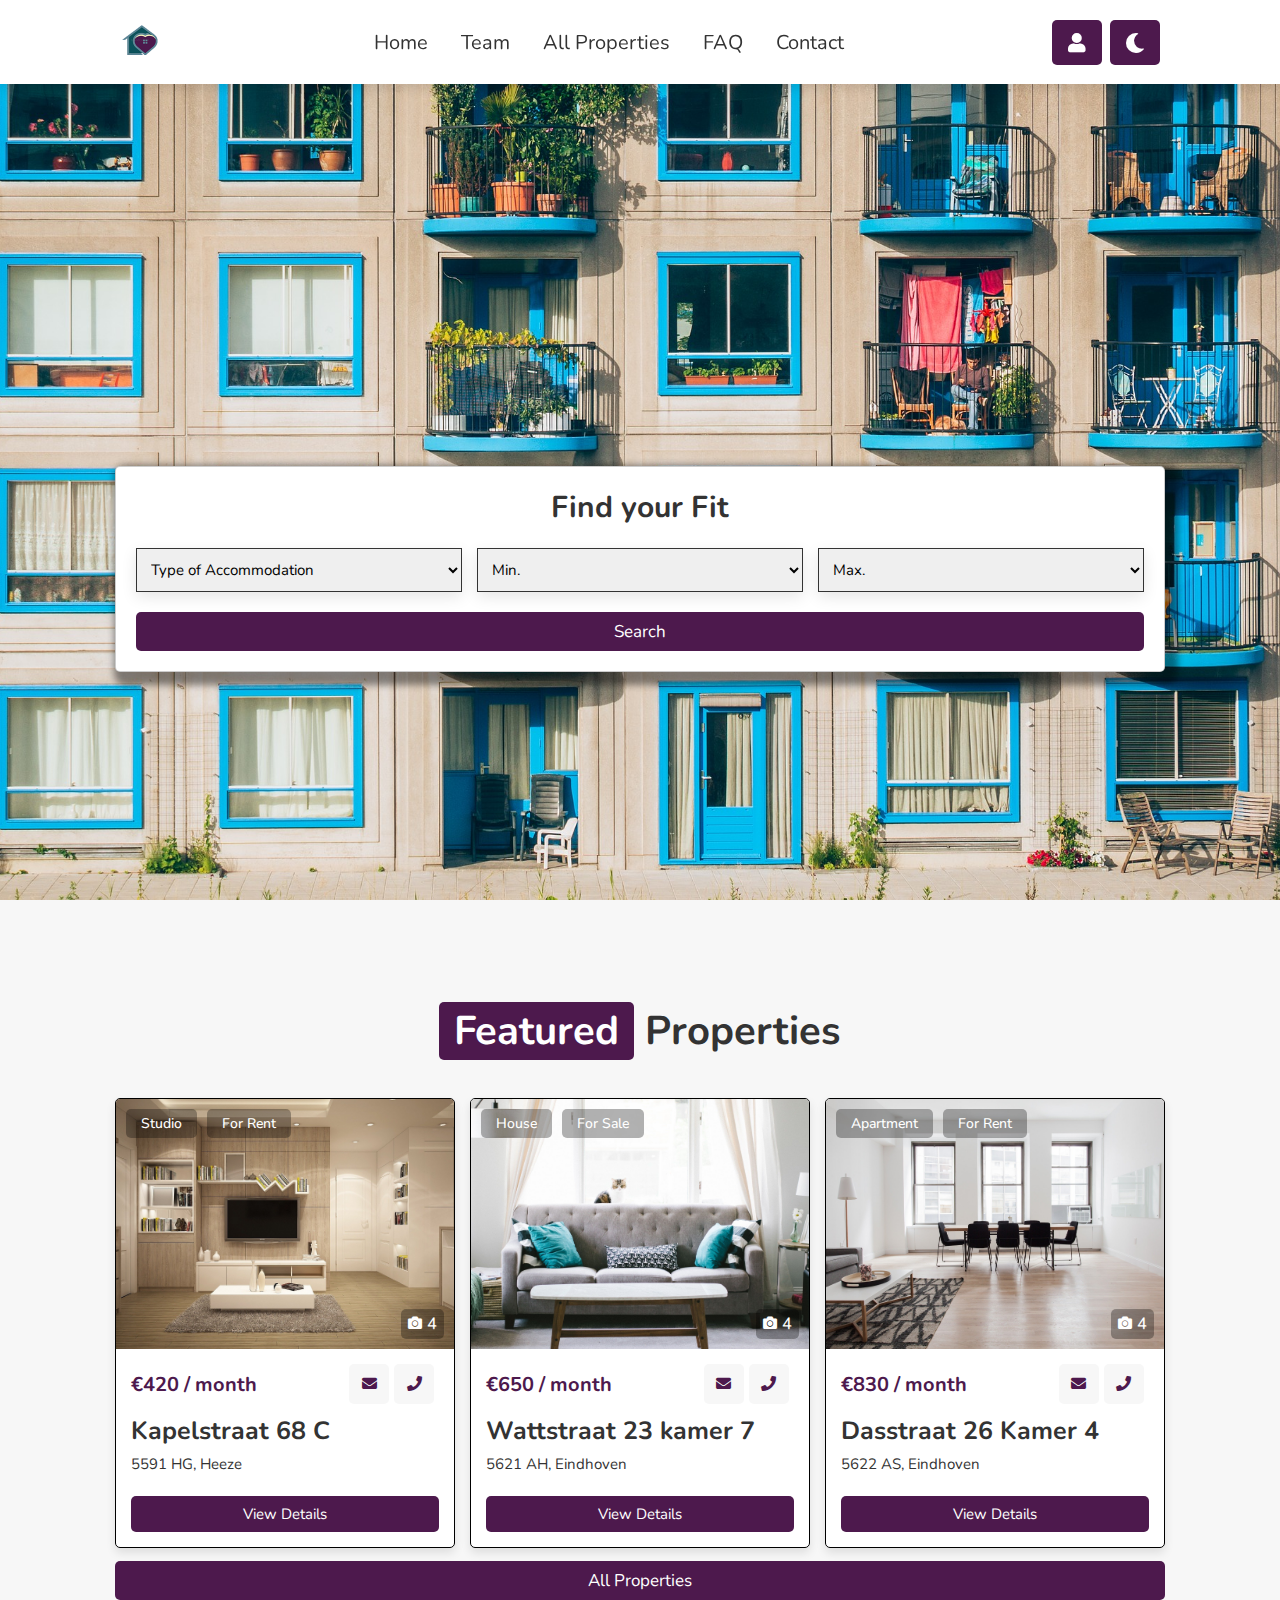
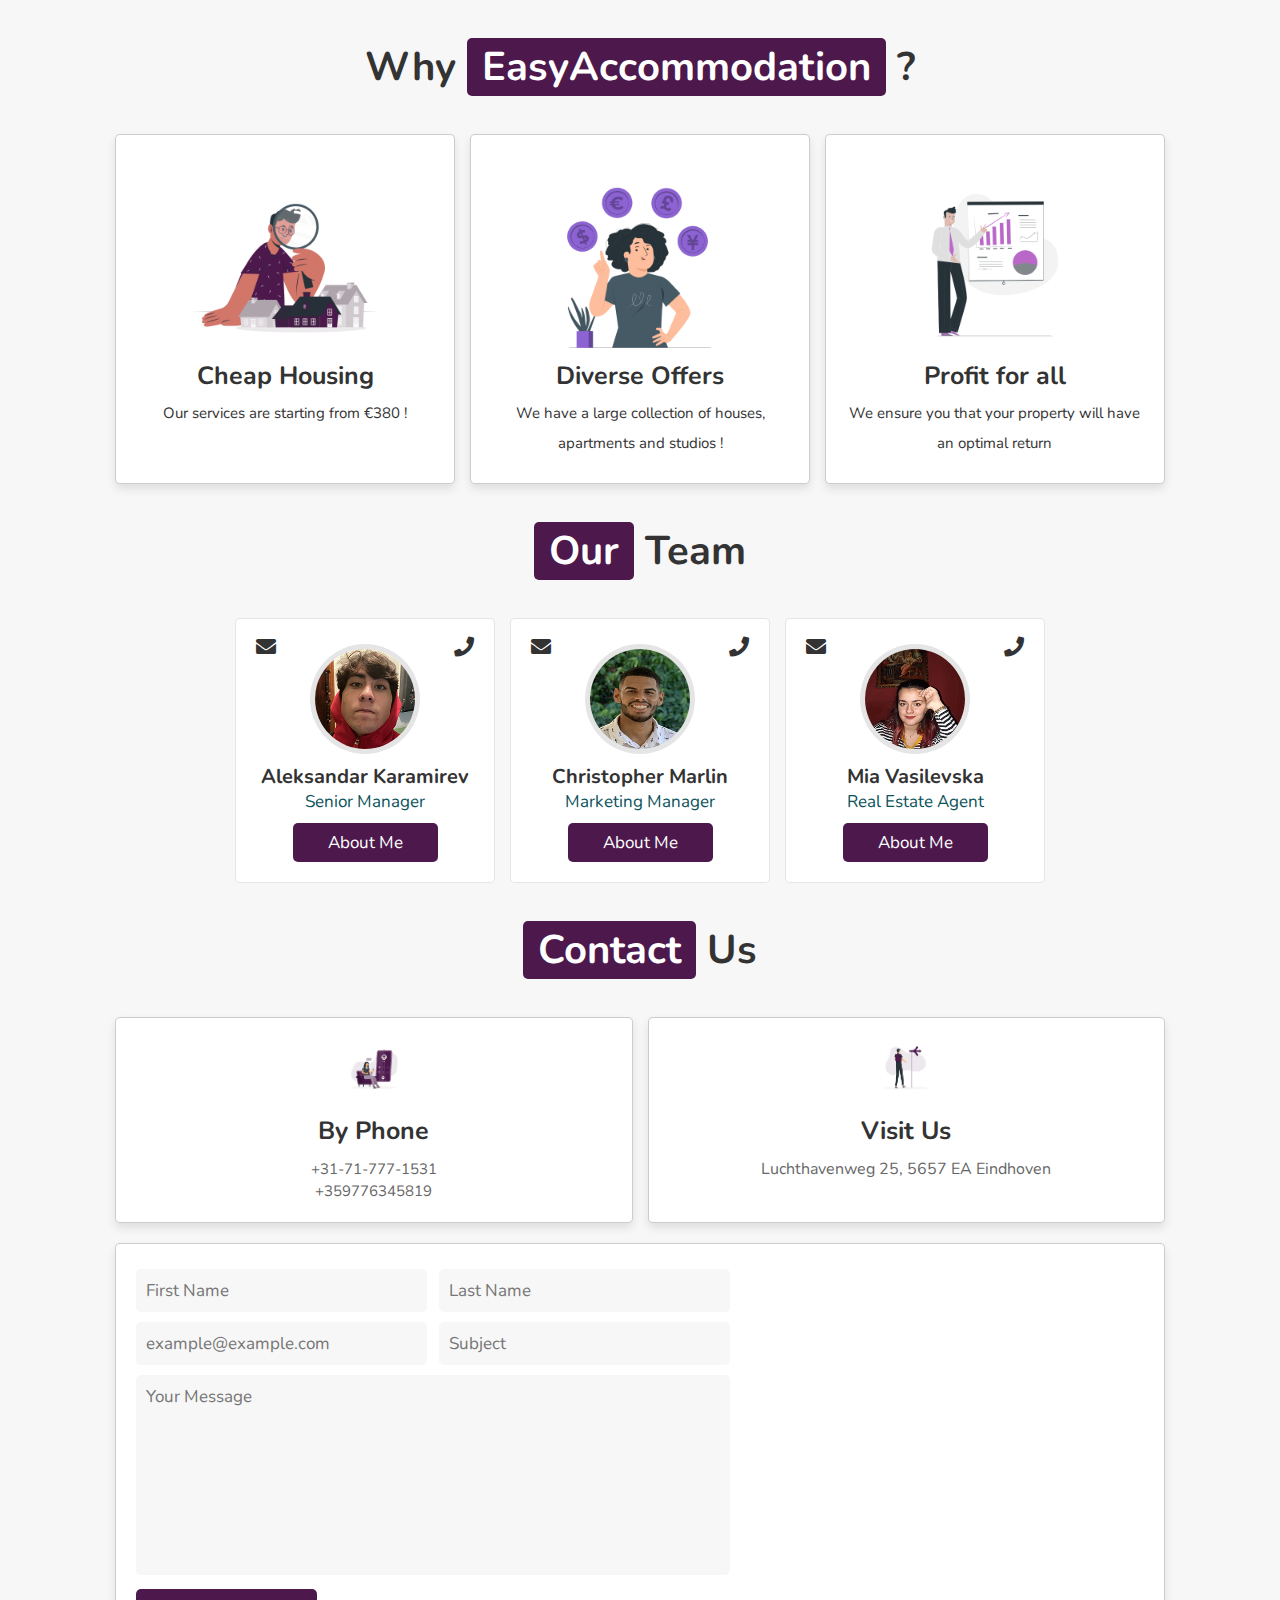
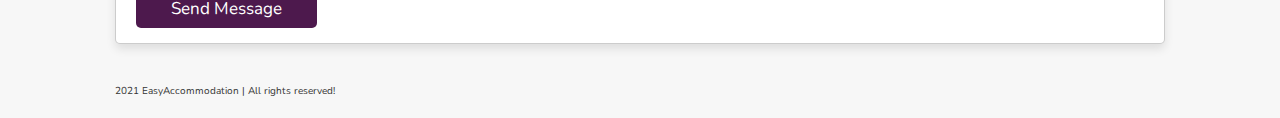
<file: index.html>
<!DOCTYPE html>
<html lang="en" dir="ltr">
  <head>
    <meta charset="utf-8" />
    <link rel="stylesheet" href="default.css" />
    <link rel="stylesheet" href="popup.css" />

    <link
      rel="stylesheet"
      href="http://cdnjs.cloudflare.com/ajax/libs/font-awesome/5.15.3/css/all.min.css"
    />
    <!-- used for mail, camera, phone icons -->

    <link rel="icon" type="image/x-icon" href="images/favicon.ico" />
    <!-- displays the icon in the internet`s tab  -->

    <title>EasyAccommodation - The Cheapest Housing in Eindhoven !</title>
  </head>
  <body>
    <header>
      <!-- navigation bar of the whole website-->
      <a href="index.html" class="logo"><img src="images/logo.png" height="50px"></a>

      <nav class="navbar">
         <a href="#home">Home</a>
            <a href="#team">Team</a>
        <a href="allproperties.html">All Properties</a>
        <a href="faq.html">FAQ</a>
      <!--  <a href="#">For Landlords</a> -->
        <a href="#contactpage">Contact</a>
      </nav>

      <div class="icons">
        <div id="menu-bars" class="fas fa-bars"></div>
        <a href="login.html" target="_blank" class="fas fa-user"></a>
        <a class="fas fa-solid fa-moon" id="icon"></a>
      </div>
    </header>
    <!-- end of navigation bar -->

    <section class="home" id="home">
      <!-- find your fit part of homepage -->

      <form action="allproperties.html" method="get">
        <h3>Find your Fit</h3>

        <div class="inputBox">
          <select name="type" id="">
            <option value="" disabled hidden selected>
              Type of Accommodation
            </option>
            <option value="Type of Accomodation">Type of Accommodation</option>
            <option value="Room">Room</option>
            <option value="Studio">Studio</option>
            <option value="House">House</option>
            <option value="Apartment">Apartment</option>
          </select>
          <select name="priceFrom" id="">
            <option value="" disabled hidden selected>Min.</option>
            <option value="0">€ 0</option>
            <option value="380">€ 380</option>
            <option value="420">€ 420</option>
            <option value="500">€ 500</option>
            <option value="580">€ 580</option>
            <option value="620">€ 620</option>
            <option value="680">€ 680</option>
            <option value="750">€ 750</option>
            <option value="800">€ 800</option>
            <option value="900">€ 900</option>
            <option value="1000">€ 1000</option>
          </select>
          <select name="priceTo" id="">
            <option value="" disabled hidden selected>Max.</option>
            <option value="0">€ 0</option>
            <option value="380">€ 380</option>
            <option value="420">€ 420</option>
            <option value="500">€ 500</option>
            <option value="580">€ 580</option>
            <option value="620">€ 620</option>
            <option value="680">€ 680</option>
            <option value="750">€ 750</option>
            <option value="800">€ 800</option>
            <option value="900">€ 900</option>
            <option value="1000">€ 1000</option>
          </select>
        </div>
        <input type="submit" value="Search" class="btn" />
      </form>
    </section>
    <!-- end of part -->

    <section class="featuredproperty" id="featuredproperty">
      <!-- featured properties part of the homepage-->

      <h1 class="heading"><span>Featured</span> Properties</h1>

      <div class="box-container">
        <div class="box">
          <div class="images">
            <img src="images/img-1.jpg" alt="" />
            <div class="information">
              <h3>Studio</h3>
              <h3>For Rent</h3>
            </div>
            <div class="icons">
              <a class="fas fa-camera"><h3>4</h3></a>
            </div>
          </div>
          <div class="content">
            <div class="price">
              <h3>€420 / month</h3>
              <a href="mailto:petarp@abv.bg" class="fas fa-envelope"></a>
              <a href="tel:+359762357189" class="fas fa-phone"></a>
            </div>
            <div class="location">
              <h3>Kapelstraat 68 C</h3>
              <p>5591 HG, Heeze</p>
            </div>
            <div class="buttons">
              <a href="#" class="btn">View Details</a>
            </div>
          </div>
        </div>

        <div class="box">
          <div class="images">
            <img src="images/img-2.jpg" alt="" />
            <div class="information">
              <h3>House</h3>
              <h3>For Sale</h3>
            </div>
            <div class="icons">
              <a class="fas fa-camera"><h3>4</h3></a>
            </div>
          </div>
          <div class="content">
            <div class="price">
              <h3>€650 / month</h3>
              <a href="mailto:owen.g@gmail.com" class="fas fa-envelope"></a>
              <a href="tel:+31123467581" class="fas fa-phone"></a>
            </div>
            <div class="location">
              <h3>Wattstraat 23 kamer 7</h3>
              <p>5621 AH, Eindhoven</p>
            </div>
            <div class="buttons">
              <a href="#" class="btn">View Details</a>
            </div>
          </div>
        </div>

        <div class="box">
          <div class="images">
            <img src="images/img-3.jpg" alt="" />
            <div class="information">
              <h3>Apartment</h3>
              <h3>For Rent</h3>
            </div>
            <div class="icons">
              <a class="fas fa-camera"><h3>4</h3></a>
            </div>
          </div>
          <div class="content">
            <div class="price">
              <h3>€830 / month</h3>
              <a href="mailto:gwenstc@gmail.com" class="fas fa-envelope"></a>
              <a href="tel:+31431529561" class="fas fa-phone"></a>
            </div>
            <div class="location">
              <h3>Dasstraat 26 Kamer 4</h3>
              <p>5622 AS, Eindhoven</p>
            </div>
            <div class="buttons">
              <a href="#" class="btn">View Details</a>
            </div>
          </div>
        </div>
      </div>
      <a href="allproperties.html" class="btn1">All Properties</a>
    </section>
    <!-- end of part -->

    <section class="services" id="services">
      <!-- our services part of homepage -->

      <h1 class="heading">Why <span>EasyAccommodation</span> ?</h1>

      <div class="box-container">
        <div class="box">
          <img src="images/For sale.gif" height="200px" alt="" />
          <h3>Cheap Housing</h3>
          <p>Our services are starting from €380 !</p>
        </div>

        <div class="box">
          <img src="images/Currency.gif" height="200px" alt="" />
          <h3>Diverse Offers</h3>
          <p>We have a large collection of houses, apartments and studios !</p>
        </div>

        <div class="box">
          <img src="images/Charts.gif" height="200px" alt="" />
          <h3>Profit for all</h3>
          <p>We ensure you that your property will have an optimal return</p>
        </div>
      </div>
    </section>

    <section class="team" id="team">
      <!-- our team part of homepage -->
      <h1 class="heading"><span>Our</span> Team</h1>

      <div class="box-container">
        <div class="box">
          <a
            href="mailto:a.karamirev@eaccommodation.com"
            class="fas fa-envelope"
          ></a>
          <a href="tel:+359124689225" class="fas fa-phone"></a>
          <img src="images/aleksandar.png" />
          <h3>Aleksandar Karamirev</h3>
          <span> Senior Manager </span>

          <div class="buttons">
            <a href="aleksandar.html" class="btn">About Me</a>
          </div>
        </div>

        <div class="box">
          <a
            href="mailto:c.marlin@eaccommodation.com"
            class="fas fa-envelope"
          ></a>
          <a href="tel:+31717474286" class="fas fa-phone"></a>
          <img src="images/chris.png" />
          <h3>Christopher Marlin</h3>
          <span> Marketing Manager </span>

          <div class="buttons">
            <a href="chris.html" class="btn">About Me</a>
          </div>
        </div>

        <div class="box">
          <a
            href="mailto:m.vasilevska@eaccommodation.com"
            class="fas fa-envelope"
          ></a>
          <a href="tel:+359477318192" class="fas fa-phone"></a>
          <img src="images/mia.png" />
          <h3>Mia Vasilevska</h3>
          <span> Real Estate Agent </span>

          <div class="buttons">
            <a href="mia.html" class="btn">About Me</a>
          </div>
        </div>
      </div>
    </section>
    <!-- end of part -->

    <section class="contactpage" id="contactpage">
      <!-- contact us part of homepage + location + submit message part-->

      <h1 class="heading"><span>Contact</span> Us</h1>

      <div class="iconclass">
        <div class="icons">
          <img src="images/Call.gif" alt="" />
          <h3>By Phone</h3>
          <p><a href="tel:+31717771531">+31-71-777-1531</a></p>
          <p><a href="tel:+359776345819">+359776345819</a></p>
        </div>

        <div class="icons">
          <img src="images/Locations.gif" alt="" />
          <h3>Visit Us</h3>
          <p class="color">Luchthavenweg 25, 5657 EA Eindhoven</p>
        </div>
      </div>

      <div class="messagebox">
        <form method="get" action="#popup4">
          <div class="inputBox">
            <input type="text" name="fname" placeholder="First Name" required>
            <input type="text" placeholder="Last Name" required>
            <input
              type="email"
              placeholder="example@example.com"
              required="required"
              minlength="4"
            />
            <input type="text" placeholder="Subject" required="required" />
          </div>
          <textarea
            name=""
            placeholder="Your Message"
            cols="30"
            rows="10"
          ></textarea>
          <p><input type="submit" class="btn" value="Send Message"></input></p>
          <div id="popup4" class="overlay">
            <div class="popup">
              <h2>Your message was successfully sent and we will contact you soon :)</h2>
              <a href="index.html" class="btn">Go Back</a>
            </div>
          </div>
        </form>
        <iframe
          class="location"
          src="https://www.google.com/maps/embed?pb=!1m18!1m12!1m3!1d2486.4196272086674!2d5.376242615767876!3d51.45045157962583!2m3!1f0!2f0!3f0!3m2!1i1024!2i768!4f13.1!3m3!1m2!1s0x47c6db0ba3a1c70f%3A0x8ef54895f717233a!2sEindhoven%20Airport!5e0!3m2!1sen!2snl!4v1638803210179!5m2!1sen!2snl"
          allowfullscreen=""
          loading="lazy"
        ></iframe>
      </div>
      <footer>
        <button class="topBtn">^</button>
      </footer>
    </section>
    <!-- end of parts -->

    <section class="footer">
      <!-- footer of the homepage-->
      <div class="footer-container">
        <div class="credit">2021 EasyAccommodation | All rights reserved!</div>
      </div>
    </section>
    <!-- end of part -->

    <!-- used scripts -->
    <script src="navscript.js"></script>
    <script src="topbutton.js"></script>
    <script src="darkmode.js"></script>
  </body>
</html>
</file>
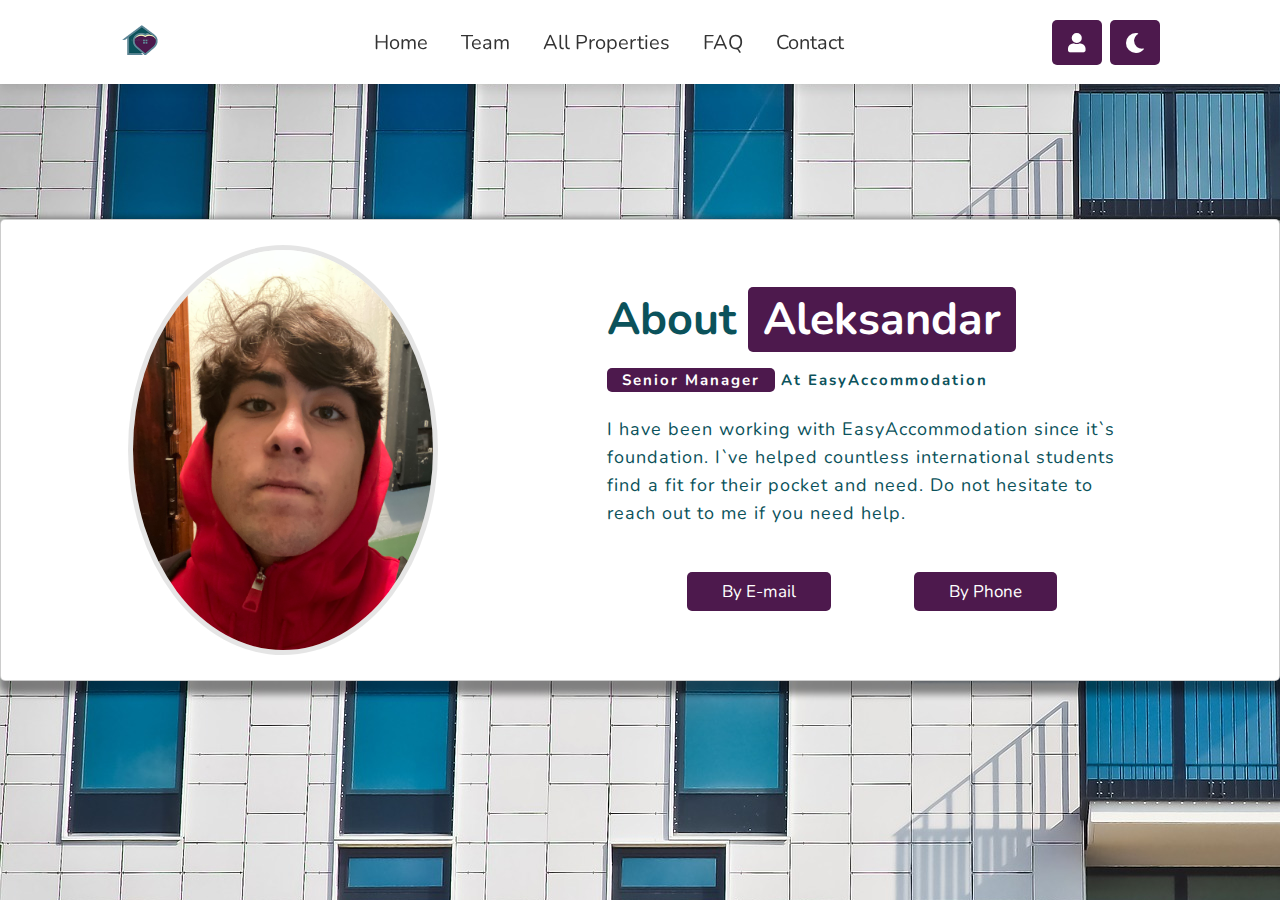
<file: aleksandar.html>
<!DOCTYPE html>
<html>
<head>
  <meta charset="utf-8">

  <meta name="viewport" content="width=device-width, initial-scale=1">

  <link rel="stylesheet" type="text/css" href="aleksandar.css">

  <link rel="stylesheet" type="text/css" href="default.css">

  <link rel="stylesheet" href="http://cdnjs.cloudflare.com/ajax/libs/font-awesome/5.15.3/css/all.min.css">


  <title> About Aleksandar </title>
</head>

<body>
  <header class="header">
 <a href="index.html" class="logo"><img src="images/logo.png" height=50px></a>

    <nav class="navbar">
     <a href="index.html">Home</a>
     <a href="index.html#team">Team</a>
     <!--  <a href="index.html#featuredproperty">Featured Properties</a>  -->
       <a href="allproperties.html">All Properties</a>
       <a href="faq.html">FAQ</a>
<!--  <a href="#">For Landlords</a> -->
     <a href="index.html#contactpage">Contact</a>
      </nav>


      <div class="icons">
        <div id="menu-bars" class="fas fa-bars"></div>
        <a href="login.html" target="_blank" class="fas fa-user"></a>
        <a class="fas fa-solid fa-moon" id="icon"></a>

        </div>
  </header>

  <section class="about"> <!-- about me section -->
    <section class="background">
    <div class="content">
      <img src="images/aleksandar.jpeg">
      <div class="text">
        <h1>About <span>Aleksandar</span></h1>
        <h5> <span>Senior Manager</span> at EasyAccommodation</h5>
        <p> I have been working with EasyAccommodation since it`s foundation.
        I`ve helped countless international students find a fit for their pocket and need.
        Do not hesitate to reach out to me if you need help. </p>
        <button type="button" onclick="window.location.href='mailto:a.karamirev@eaccommodation.com'"> By E-mail</button>
        <button type="button" onclick="window.location.href='tel:+359124689225'" > By Phone </button>
      </div>
    </div>
  </section>
</section>  <!-- end of part -->
    <script src="navscript.js"></script>
    <script src="topbutton.js"></script>
    <script src="darkmode.js"></script>
</body>
</html>
</file>
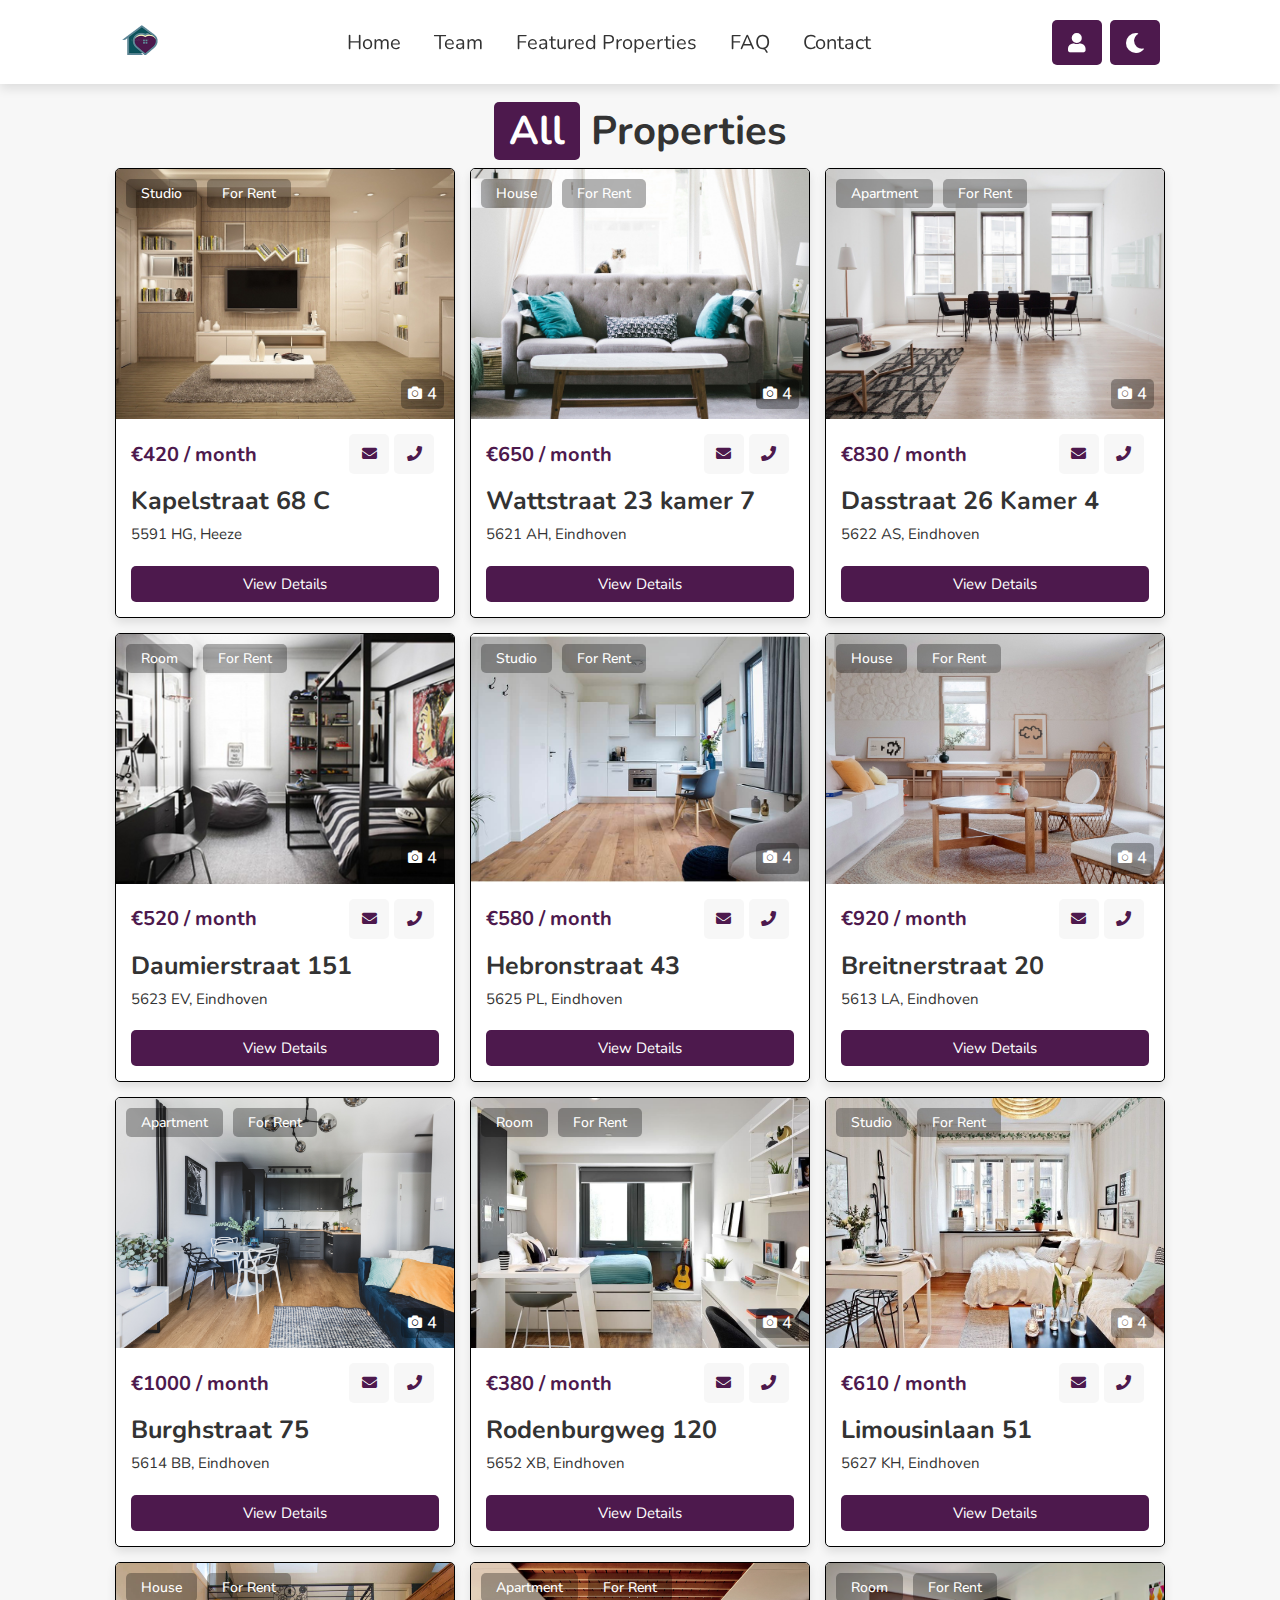
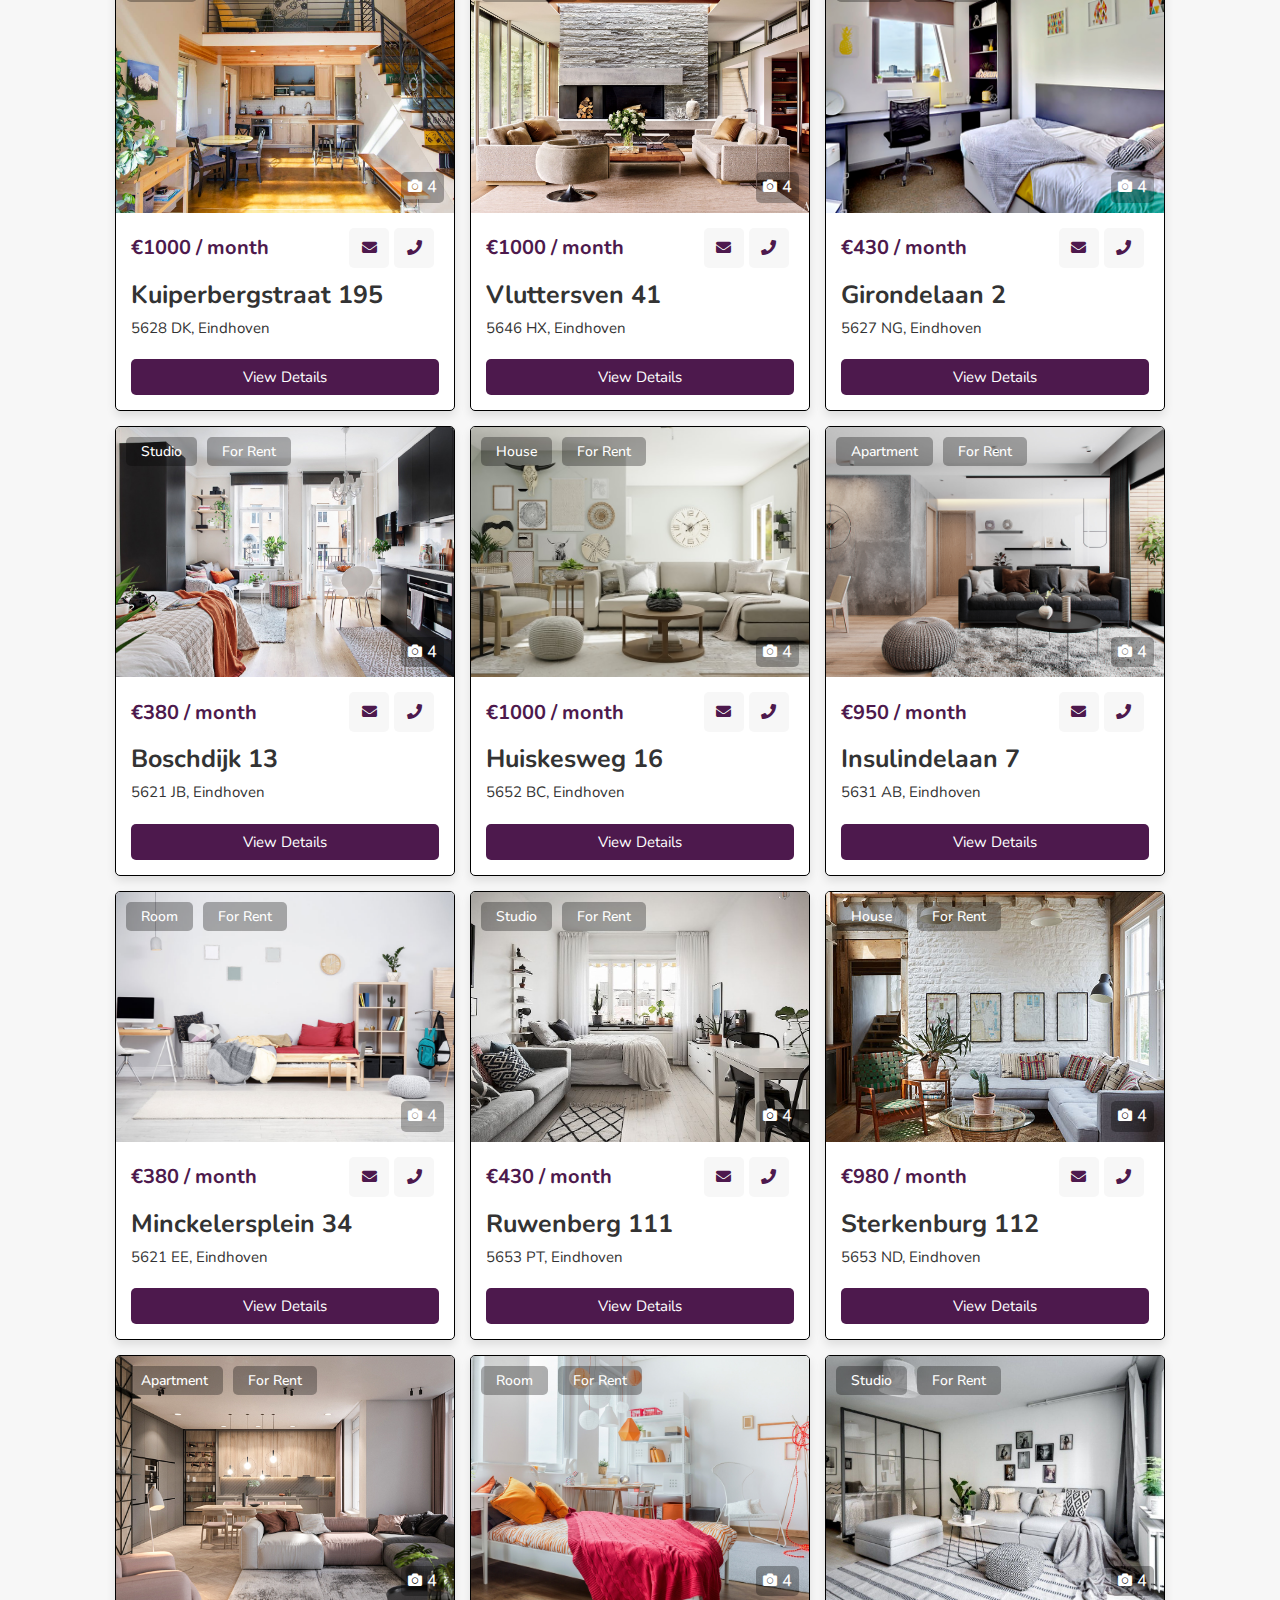
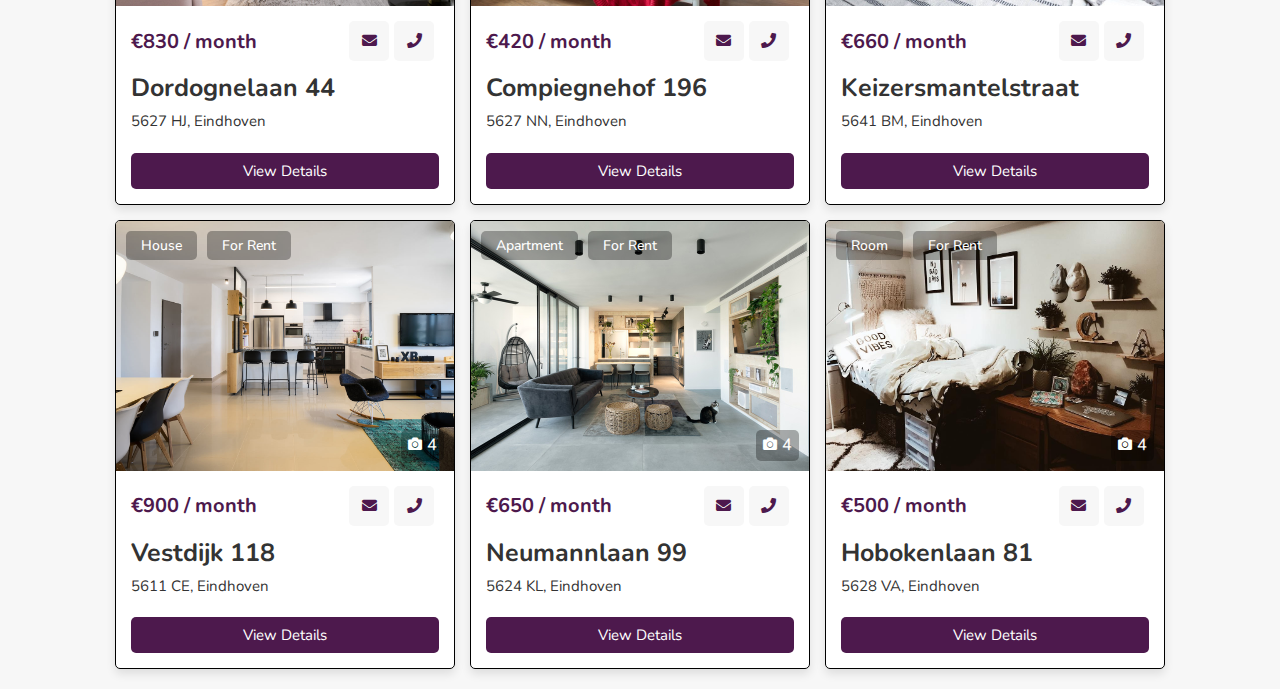
<file: allproperties.html>
<!DOCTYPE html>
<html>
  <head>
    <meta charset="utf-8" />

    <meta name="viewport" content="width=device-width, initial-scale=1" />

    <link rel="stylesheet" type="text/css" href="default.css" />

    <link
      rel="stylesheet"
      href="http://cdnjs.cloudflare.com/ajax/libs/font-awesome/5.15.3/css/all.min.css"
    />
    <link rel="icon" type="image/x-icon" href="images/favicon.ico" />

    <title>All Properties</title>
  </head>

  <body>
    <header>
      <a href="index.html" class="logo"
        ><img src="images/logo.png" height="50px"
      /></a>

      <nav class="navbar">
        <a href="index.html">Home</a>
        <a href="index.html#team">Team</a>
        <a href="index.html#featuredproperty">Featured Properties</a>
        <a href="faq.html">FAQ</a>
        <a href="index.html#contactpage">Contact</a>
      </nav>

      <div class="icons">
        <div id="menu-bars" class="fas fa-bars"></div>
        <a href="login.html" target="_blank" class="fas fa-user"></a>
        <a class="fas fa-solid fa-moon" id="icon"></a>
      </div>
    </header>
    <section class="featuredproperty" id="featuredproperty">
      <!-- featured properties part of the homepage-->

      <h1 class="heading"><span>All</span> Properties</h1>

      <div class="box-container" id="box-container"></div>

      <footer>
        <button class="topBtn">^</button>
      </footer>
    </section>
    <!-- end of part -->
    <script src="navscript.js"></script>
    <script src="topbutton.js"></script>
    <script src="darkmode.js"></script>
    <script src="property_data.js"></script>
    <script src="properties.js"></script>
  </body>
</html>
</file>
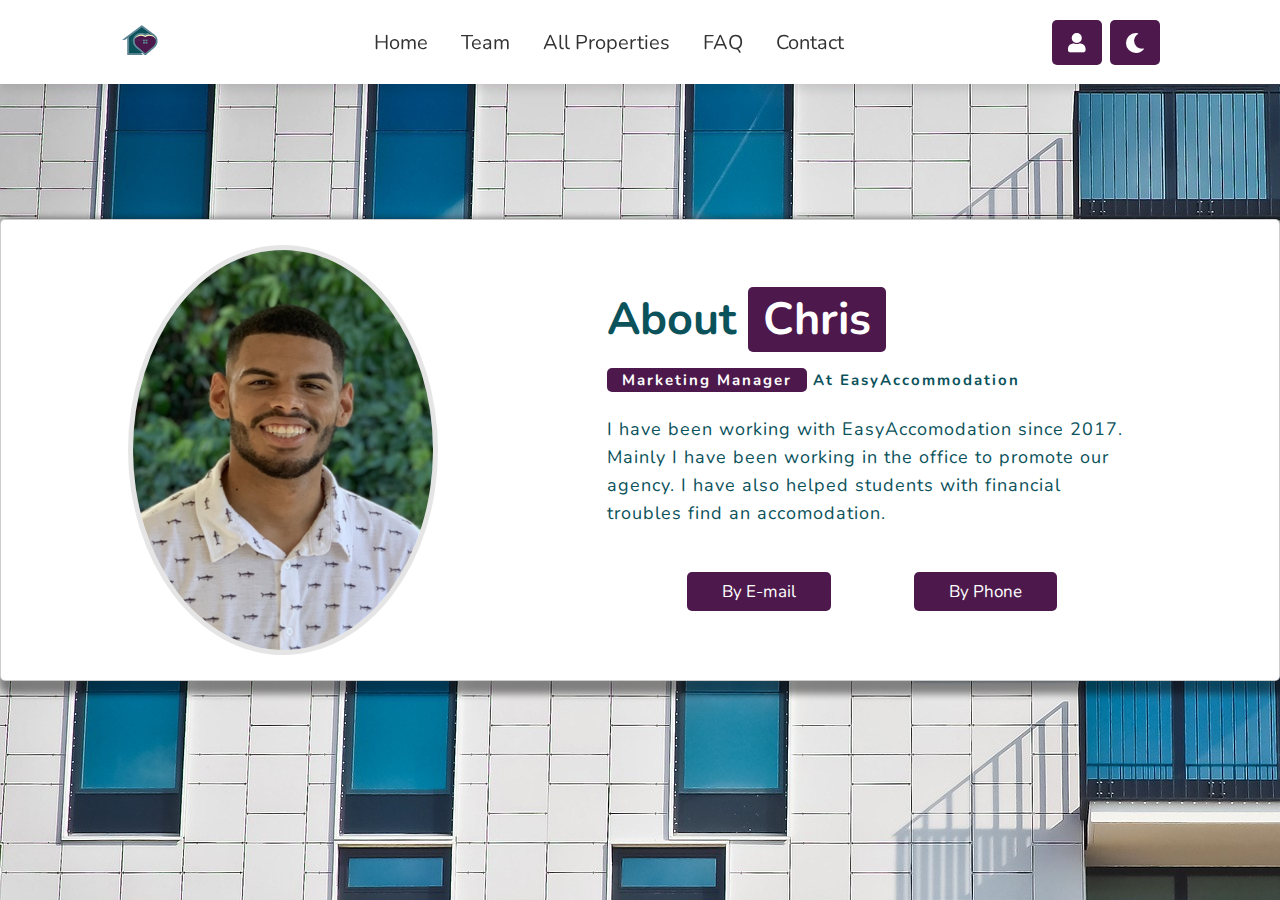
<file: chris.html>
<!DOCTYPE html>
<html>
<head>
  <meta charset="utf-8">

  <meta name="viewport" content="width=device-width, initial-scale=1">

  <link rel="stylesheet" type="text/css" href="aleksandar.css">

  <link rel="stylesheet" type="text/css" href="default.css">

  <link rel="stylesheet" href="http://cdnjs.cloudflare.com/ajax/libs/font-awesome/5.15.3/css/all.min.css">


  <title> About Chris </title>
</head>

<body>
  <header class="header">
 <a href="index.html" class="logo"><img src="images/logo.png" height=50px></a>

    <nav class="navbar">
     <a href="index.html">Home</a>
     <a href="index.html#team">Team</a>
     <!--  <a href="index.html#featuredproperty">Featured Properties</a>  -->
       <a href="allproperties.html">All Properties</a>
       <a href="faq.html">FAQ</a>
<!--  <a href="#">For Landlords</a> -->
     <a href="index.html#contactpage">Contact</a>
      </nav>


      <div class="icons">
        <div id="menu-bars" class="fas fa-bars"></div>
        <a href="login.html" target="_blank" class="fas fa-user"></a>
        <a class="fas fa-solid fa-moon" id="icon"></a>

        </div>
  </header>

  <section class="about"> <!-- about me section -->
    <section class="background">
    <div class="content">
      <img src="images/Chris1.png">
      <div class="text">
        <h1>About <span>Chris</span></h1>
        <h5> <span>Marketing Manager</span> at EasyAccommodation</h5>
        <p> I have been working with EasyAccomodation since 2017.
          Mainly I have been working in the office to promote our agency. I have also helped students with financial troubles find an accomodation. </p>
        <button type="button" onclick="window.location.href='mailto:c.marlin@eaccommodation.com'"> By E-mail</button>
        <button type="button" onclick="window.location.href='tel:+31717474286'" > By Phone </button>
      </div>
    </div>
  </section>
</section>  <!-- end of part -->
    <script src="navscript.js"></script>
    <script src="topbutton.js"></script>
    <script src="darkmode.js"></script>
</body>
</html>
</file>
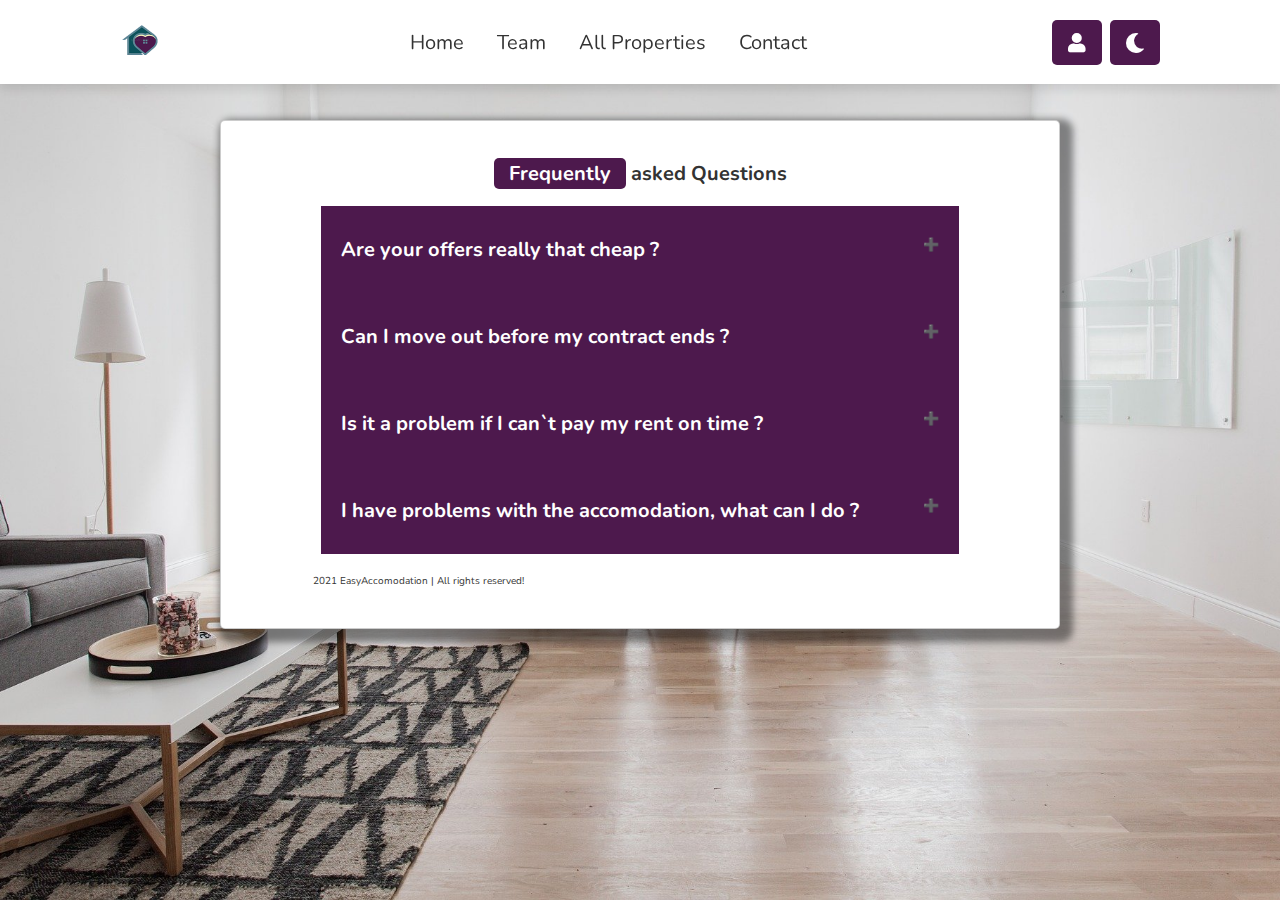
<file: faq.html>
<!DOCTYPE html>
<html lang="en" dir="ltr">
  <head>
    <meta charset="utf-8">
    <link rel="stylesheet" href="default.css">

    <link rel="stylesheet" href="faq.css">

    <link rel="stylesheet" href="http://cdnjs.cloudflare.com/ajax/libs/font-awesome/5.15.3/css/all.min.css">

    <link rel="icon" type="image/x-icon" href="images/favicon.ico">

    <title>Frequently asked Questions</title>
  </head>
  <body>
    <header>
      <a href="index.html" class="logo"><img src="images/logo.png" height=50px></a>

      <nav class="navbar">
            <a href="index.html">Home</a>
            <a href="index.html#team">Team</a>
            <a href="allproperties.html">All Properties</a>
      <!--    <a href="faq.html">FAQ</a> -->
<!--  <a href="#">For Landlords</a> -->
           <a href="index.html#contactpage">Contact</a>
            </nav>

            <div class="icons">
              <div id="menu-bars" class="fas fa-bars"></div>
              <a href="login.html" target="_blank" class="fas fa-user"></a>
              <a class="fas fa-solid fa-moon" id="icon"></a>
    </header>

    <main>
            <section class="faq">
              <section class="background">
              <h1 class="faq-heading"><span>Frequently</span> asked Questions</h1>
                <div class="faq-first">
                    <!-- faq question -->
                    <h1 class="faq-question">Are your offers really that cheap ?</h1>
                    <!-- faq answer -->
                    <div class="faq-body">
                      <p>Yes, OUR offers are REALLY that cheap !
                            They are with a focus for everyone, but our main priority are the international students ! </p>
                    </div>
                </div>
                <hr class="hr-line">
                <div class="faq-two">
                    <!-- faq question -->
                    <h1 class="faq-question">Can I move out before my contract ends ?</h1>
                    <!-- faq answer -->
                    <div class="faq-body">
                        <p>If you have to move because of one thing or another all you have to do is contact us a month before moving out,
                          so that we are able to terminate your contract.
                            After the termination of your contract you WILL NOT be charget for rent !</p>
                    </div>
                </div>
                <hr class="hr-line">
                <div class="faq-three">
                    <!-- faq question -->
    <h1 class="faq-question">Is it a problem if I can`t pay my rent on time ?</h1>
                    <!-- faq answer -->
                    <div class="faq-body">
                        <p>If you cannot make the payment on time, just mail us that you won`t be able to pay,
                            this will be a tremendous help for you, because we won`t have the need to contact you about this.
                            However, make sure that you DO NOT do this for every single month, because we will have to fine you or worst case scenario - terminate your contract !</p>
                    </div>
                </div>
                <h1 class="faq-question"> I have problems with the accomodation, what can I do ?</h1>
                                <!-- faq answer -->
                                <div class="faq-body">
                                    <p>The first thing that you can do is talk with your housemates - if you have any.
                                        If this does not work, or the problem is somewhere else, you must contact us.
                                        We will try to assist you in any possible way ! </p>
                                </div>
                                <section class="footer">
                                    <div class="footer-container">
                                      <div class="credit">2021 EasyAccomodation | All rights reserved! </div>
                                      </div>
                                </section>
            </section>
            <section>
</main>
    <script src="faq.js"></script>
    <script src="navscript.js"></script>
    <script src="darkmode.js"></script>
  </body>
</html>
</file>
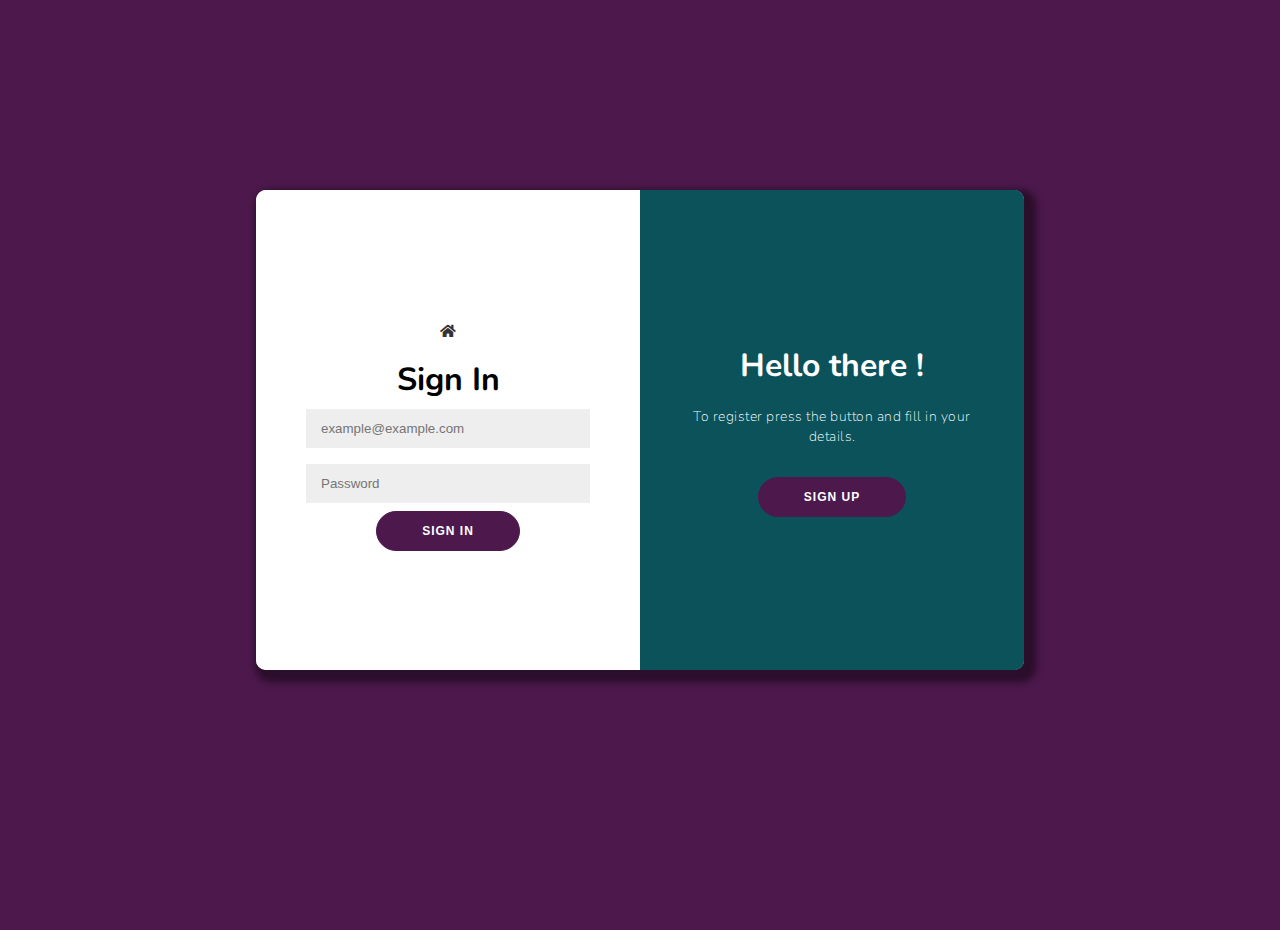
<file: login.html>
<!DOCTYPE html>
<html lang="en" dir="ltr">
  <head>
    <meta charset="utf-8">
    <link rel="stylesheet" href="login.css">

    <link rel="icon" type="image/x-icon" href="images/favicon.ico">  <!-- displays the icon in the internet`s tab  -->

    <link rel="stylesheet" href="http://cdnjs.cloudflare.com/ajax/libs/font-awesome/5.15.3/css/all.min.css">  <!-- used for house logo -->


    <title>Log In</title>
  </head>
    <body>
    <div class="container" id="container">  <!-- whole log in sign up part  -->
  	<div class="form-container sign-up-container">
  		<form action="index.html">
        <a href="index.html" class="logo"><i class="fas fa-home"></i></a> <!-- goes to homepage  -->
  			<h1>Create an Account</h1>
  			<input type="text" placeholder="Name" required> <!-- placeholders for name password and email  -->
        <input type="text" placeholder="Account name" required>
  			<input type="email" placeholder="example@example.com" required>
  			<input type="password" placeholder="Password" required>
  			<button>Sign Up</button>
  		</form>
  	</div>
  	<div class="form-container sign-in-container">
  		<form action="index.html">
        <a href="index.html" class="logo"><i class="fas fa-home"></i></a>  <!-- goes to homepage  -->
  			<h1>Sign In</h1>
  			<input type="email" placeholder="example@example.com" required>  <!-- placeholders for password and email  -->
  			<input type="password" placeholder="Password" required>
  		<button>Sign In</button>
  		</form>
  	</div>
  	<div class="overlay-container">  <!-- overlay for already registered and have an account  -->
  		<div class="overlay">
  			<div class="overlay-panel overlay-left">
  				<h1>Already registered ?</h1>
  				<p>Click on the button and enter your account details to proceed.</p>
  				<button class="ghost" id="signIn">Sign In</button>
  			</div>
  			<div class="overlay-panel overlay-right">
  				<h1>Hello there !</h1>
  				<p>To register press the button and fill in your details.</p>
  				<button class="ghost" id="signUp">Sign Up</button>
  			</div>
  		</div>
  	</div>  <!-- end of part  -->
  </div>  <!-- end of container part  -->
  <script src="login.js"></script>
    </body>
    </html>
</file>
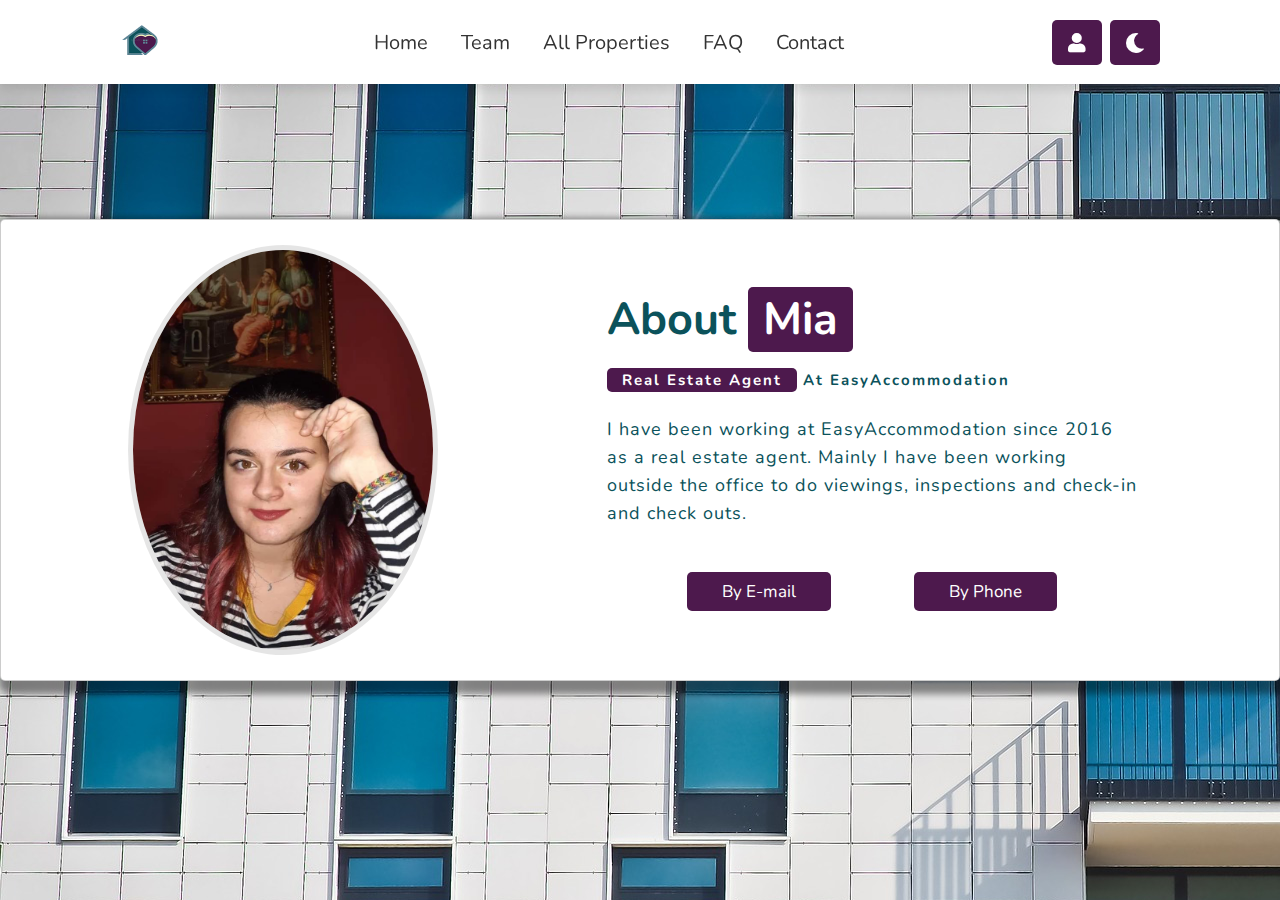
<file: mia.html>
<!DOCTYPE html>
<html>
  <head>
    <meta charset="utf-8" />

    <meta name="viewport" content="width=device-width, initial-scale=1" />

    <link rel="stylesheet" type="text/css" href="aleksandar.css" />

    <link rel="stylesheet" type="text/css" href="default.css" />

    <link
      rel="stylesheet"
      href="http://cdnjs.cloudflare.com/ajax/libs/font-awesome/5.15.3/css/all.min.css"
    />

    <link rel="icon" type="image/x-icon" href="images/favicon.ico" />

    <title>About Mia</title>
  </head>

  <body>
    <header class="header">
      <a href="index.html" class="logo"
        ><img src="images/logo.png" height="50px"
      /></a>

      <nav class="navbar">
        <a href="index.html">Home</a>
        <a href="index.html#team">Team</a>
      <!--  <a href="index.html#featuredproperty">Featured Properties</a>  -->
        <a href="allproperties.html">All Properties</a>
        <a href="faq.html">FAQ</a>
<!--  <a href="#">For Landlords</a> -->
        <a href="index.html#contactpage">Contact</a>
      </nav>

      <div class="icons">
        <div id="menu-bars" class="fas fa-bars"></div>
        <a href="login.html" target="_blank" class="fas fa-user"></a>
        <a class="fas fa-solid fa-moon" id="icon"></a>
      </div>
    </header>

    <section class="about">
      <!-- about me section -->
      <section class="background">
        <div class="content">
          <img src="images/mia1.jpg" />
          <div class="text">
            <h1>About <span>Mia</span></h1>
            <h5><span>Real Estate Agent</span> at EasyAccommodation</h5>
            <p>
              I have been working at EasyAccommodation since 2016 as a real
              estate agent. Mainly I have been working outside the office to do
              viewings, inspections and check-in and check outs.
            </p>
            <button
              type="button"
              onclick="window.location.href='mailto:m.vasilevska@eaccommodation.com'"
            >
              By E-mail
            </button>
            <button
              type="button"
              onclick="window.location.href='tel:+359477318192'"
            >
              By Phone
            </button>
          </div>
        </div>
      </section>
    </section>
    <!-- end of part -->
    <script src="navscript.js"></script>
    <script src="topbutton.js"></script>
    <script src="darkmode.js"></script>
  </body>
</html>
</file>
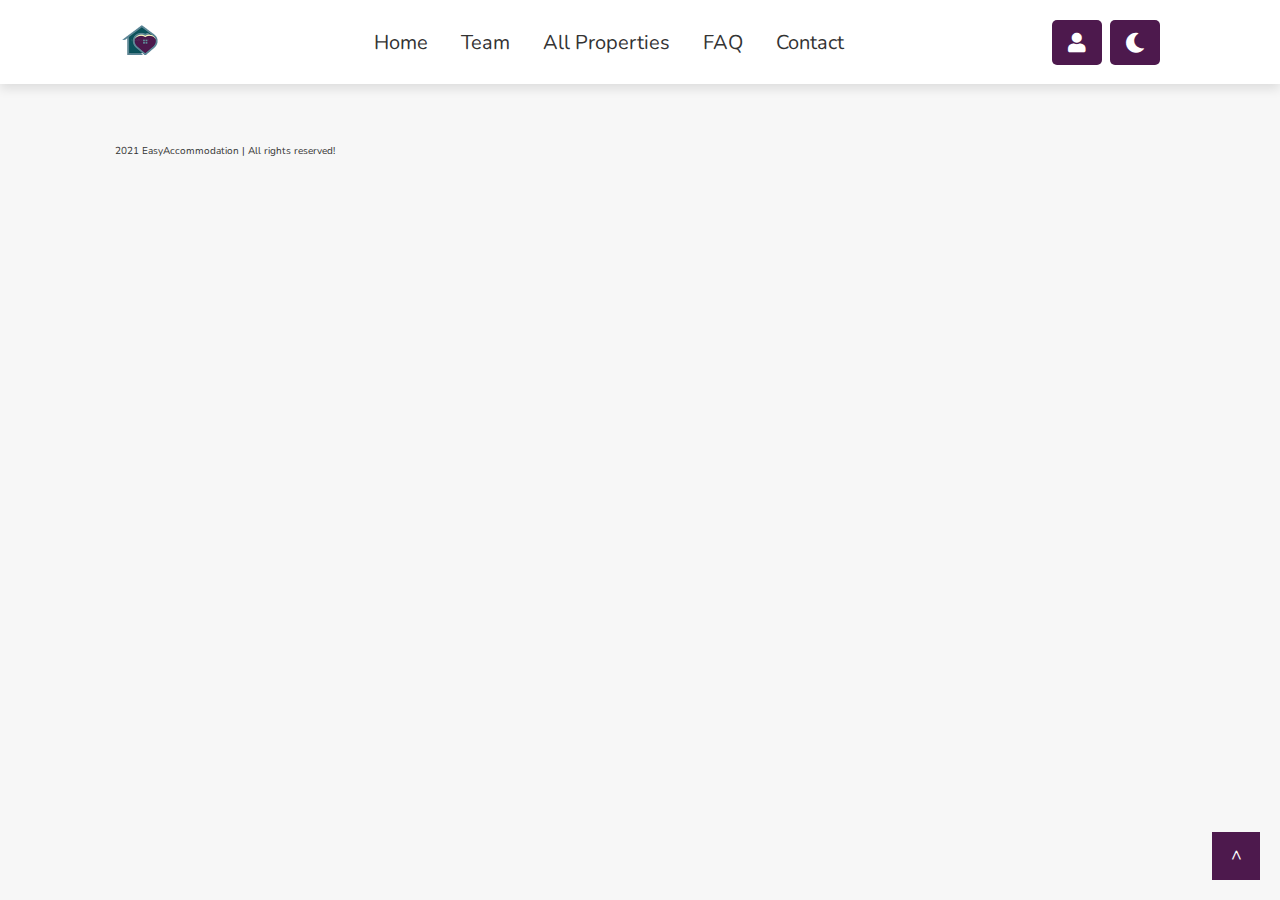
<file: property.html>
<!DOCTYPE html>
<html lang="en" dir="ltr">
  <head>
    <meta charset="utf-8" />
    <link rel="stylesheet" href="apartment.css" />

    <link
      rel="stylesheet"
      href="http://cdnjs.cloudflare.com/ajax/libs/font-awesome/5.15.3/css/all.min.css"
    />
    <!-- used for mail, camera, phone icons -->

    <link rel="icon" type="image/x-icon" href="images/favicon.ico" />
    <!-- displays the icon in the internet`s tab  -->

    <title>Apartment</title>
  </head>
  <body>
    <header>
      <!-- navigation bar of the whole website-->
      <a href="index.html" class="logo"
        ><img src="images/logo.png" height="50px"
      /></a>

      <nav class="navbar">
        <a href="#home">Home</a>
        <a href="#team">Team</a>
        <a href="allproperties.html">All Properties</a>
        <a href="faq.html">FAQ</a>
        <!--  <a href="#">For Landlords</a> -->
        <a href="#contactpage">Contact</a>
      </nav>

      <div class="icons">
        <div id="menu-bars" class="fas fa-bars"></div>
        <a href="login.html" target="_blank" class="fas fa-user"></a>
        <a class="fas fa-solid fa-moon" id="icon"></a>
      </div>
    </header>
    <!-- end of navigation bar -->
    <main></main>

    <section>
      <footer>
        <button class="topBtn">^</button>
      </footer>
    </section>
    <!-- end of parts -->

    <section class="footer">
      <!-- footer of the homepage-->
      <div class="footer-container">
        <div class="credit">2021 EasyAccommodation | All rights reserved!</div>
      </div>
    </section>
    <!-- end of part -->

    <!-- used scripts -->
    <script src="navscript.js"></script>
    <script src="topbutton.js"></script>
    <script src="darkmode.js"></script>
    <script src="property_data.js"></script>
    <script src="property.js"></script>
  </body>
</html>
</file>
<file: default.css>
@import url("https://fonts.googleapis.com/css2?family=Nunito:wght@200;300;400;600;700&display=swap"); /*importing font */

/* default colors */
:root {
  --white: #ffffff;
  --purple: #4d194d;
  --hover: #0b525b;
  --themeDotBorder: #fff;
  --background: #fff;
  --text: #333;
  --bodycolor: #f7f7f7;
}

* {
  font-family: "Nunito", sans-serif;
  margin: 0;
  padding: 0;
  box-sizing: border-box;
  outline: none;
  border: none;
  text-decoration: none;
  transition: 0.3s;
}

html {
  font-size: 62.5%;
  overflow-x: hidden;
  scroll-behavior: smooth;
}

body {
  background: var(--bodycolor);
}

section {
  padding: 2rem 9%;
}

header {
  position: sticky;
  top: 0;
  left: 0;
  right: 0;
  z-index: 1000;
  background: var(--background);
  padding: 1.5rem 9%;
  box-shadow: 0 0.5rem 1rem rgba(0, 0, 0, 0.1);
  display: flex;
  align-items: center;
  justify-content: space-between;
}

section {
  padding: 2rem 9%;
}

/* all properties button settings */
.btn1 {
  display: flex;
  justify-content: center;
  border-radius: 0.5rem;
  font-size: 1.7rem;
  color: var(--white);
  background: var(--purple);
  padding: 0.8rem 3.5rem;
  cursor: pointer;
  margin-top: 1.3rem;
}

.btn1:hover {
  background: var(--hover);
  color: var(--background);
}

/* end of settings */

/* dark mode for the webpage */
.dark-mode {
  --white: #ffffff;
  --purple: #5c8695;
  --hover: #4c6274;
  --themeDotBorder: #f9f871;
  --background: #26222c;
  --text: #ffffff;
  --bodycolor: #3b4050;
}
/* end of darkmode part */

/* address text color */
.color {
  color: #666;
}
/* end of part */

/* settings for the buttons about view details, all properties, about me in the homepage */
.btn {
  margin-top: 1rem;
  display: inline-block;
  padding: 0.8rem 3.5rem;
  border-radius: 0.5rem;
  font-size: 1.7rem;
  color: var(--white);
  background: var(--purple);
  cursor: pointer;
  text-align: center;
}

.btn:hover {
  background: var(--hover);
  color: var(--background);
}
/* end of part */

/* properties for headings in the diferent sections*/
.heading {
  text-align: center;
  color: var(--text);
  font-size: 4rem;
  padding-bottom: 1rem;
}

.heading span {
  color: var(--white);
  background: var(--purple);
  border-radius: 0.5rem;
  padding: 0.2rem 1.5rem;
}

.heading span:hover {
  background: var(--hover);
}

/* end of part */

/* settings for navigationbar */
header .navbar a {
  color: var(--text);
  font-size: 2rem;
  padding: 0 1.5rem;
}

header .navbar a:hover {
  color: var(--purple);
}

header .icons #menu-bars,
header .icons a {
  height: 4.5rem;
  line-height: 4.5rem;
  width: 5rem;
  font-size: 2rem;
  margin-right: 0.5rem;
  border-radius: 0.5rem;
  color: var(--white);
  background: var(--purple);
  text-align: center;
}

header .icons #menu-bars:hover,
header .icons a:hover {
  background-color: var(hover);
  color: var(--background);
}

header .icons #menu-bars {
  display: none;
  cursor: pointer;
}

a#icon {
  cursor: pointer;
}

header .fa-user:hover,
header .fa-moon:hover,
header #menu-bars:hover {
  background: var(--hover);
}
/* end of part */

/* find your fit form + image settings */
.home {
  min-height: 100vh;
  background: url("images/alex-bg.jpg") no-repeat;
  background-size: cover;
  background-position: center;
  background-attachment: fixed;
  display: flex;
  align-items: center;
  justify-content: center;
}

.home form {
  margin-top: 7rem;
  background: var(--background);
  border-radius: 0.5rem;
  box-shadow: 0 0.5rem 1rem rgba(0, 0, 0, 0.2);
  border: 0.1rem solid rgba(0, 0, 0, 0.2);
  width: 100%;
  padding: 2rem;
  box-shadow: 6px 6px 7px 7px rgb(0 0 0 / 44%);
}

.home form h3 {
  text-align: center;
  color: var(--text);
  font-size: 3rem;
}

.home form .buttons {
  display: flex;
  gap: 1.5rem;
}

.home form .buttons .btn {
  flex: 1;
}

.home form .inputBox {
  display: flex;
  flex-wrap: wrap;
  gap: 1.5rem;
  margin-top: 2rem;
}

.home form .inputBox input,
.home form .inputBox select {
  flex: 1 1 25rem;
  border: 0.1rem solid var(--text);
  box-shadow: 0 0.5rem 1.5rem rgba(0, 0, 0, 0.1);
  font-size: 1.5rem;
  padding: 1rem;
  text-transform: none;
}

.home form .btn {
  width: 100%;
  margin-top: 2rem;
}
/* end of part */

/* featured properties settings */
.featuredproperty .box-container {
  display: flex;
  flex-wrap: wrap;
  gap: 1.5rem;
}

.featuredproperty .box-container .box {
  border: 0.1rem solid rgba(0, 0, 0.2);
  box-shadow: 0 0.5rem 1rem rgba(0, 0, 0, 0.1);
  border-radius: 0.5rem;
  overflow: hidden;
  background: var(--background);
  flex: 1 1 30rem;
}

.featuredproperty .box-container .box .images {
  overflow: hidden;
  position: relative;
  width: 100%;
  height: 25rem;
}

.featuredproperty .box-container .box .images img {
  width: 100%;
  height: 100%;
  object-fit: cover;
  transition: 0.2s linear;
}

.featuredproperty .box-container .box:hover .images img {
  transform: scale(1.1);
}

.featuredproperty .box-container .box .images .information {
  position: absolute;
  top: 1rem;
  left: 0;
  display: flex;
}

.featuredproperty .box-container .box .images .information h3 {
  font-weight: 500;
  font-size: 1.4rem;
  color: white;
  background: rgba(0, 0, 0, 0.3);
  border-radius: 0.5rem;
  padding: 0.5rem 1.5rem;
  margin-left: 1rem;
}

.featuredproperty .box-container .box .images .icons {
  position: absolute;
  bottom: 1rem;
  right: 0;
  display: flex;
}

.featuredproperty .box-container .box .images .icons a {
  font-size: 1.4rem;
  color: white;
  display: flex;
  border-radius: 0.5rem;
  background: rgba(0, 0, 0, 0.3);
  margin-right: 1rem;
  padding: 0.7rem;
}

.featuredproperty .box-container .box .images .icons a h3 {
  font-weight: 500;
  padding-left: 0.5rem;
}

.featuredproperty .box-container .box .images .icons a:hover {
  background: var(--background);
  color: var(--text);
}

.featuredproperty .box-container .box .content {
  padding: 1.5rem;
}

.featuredproperty .box-container .box .content .price {
  display: flex;
  align-items: center;
}

.featuredproperty .box-container .box .content .price h3 {
  color: var(--purple);
  font-size: 2rem;
  margin-right: auto;
}

.featuredproperty .box-container .box .content .price a {
  color: var(--purple);
  font-size: 1.5rem;
  margin-right: 0.5rem;
  border-radius: 0.5rem;
  height: 4rem;
  width: 4rem;
  line-height: 4rem;
  text-align: center;
  background: #f7f7f7;
}

.featuredproperty .box-container .box .content .price a:hover {
  background: var(--hover);
  color: var(--background);
}

.featuredproperty .box-container .box .content .location {
  padding: 1rem 0;
}

.featuredproperty .box-container .box .content .location h3 {
  font-size: 2.5rem;
  color: var(--text);
}

.featuredproperty .box-container .box .content .location p {
  font-size: 1.5rem;
  color: var(--text);
  line-height: 1.5;
  padding-top: 0.5rem;
}

.featuredproperty .box-container .box .content .buttons {
  display: flex;
  gap: 1rem;
}

.featuredproperty .box-container .box .content .buttons .btn {
  flex: 1;
  font-size: 1.5rem;
}
/* end of part */

/* services settings */
.services .box-container {
  display: flex;
  flex-wrap: wrap;
  gap: 1.5rem;
}

.services .box-container .box {
  flex: 1 1 30rem;
  border-radius: 0.5rem;
  background: var(--background);
  box-shadow: 0 0.5rem 1rem rgba(0, 0, 0, 0.1);
  border: 0.1rem solid rgba(0, 0, 0, 0.2);
  text-align: center;
  padding: 2rem;
}

.services .box-container .box h3 {
  font-size: 2.5rem;
  color: var(--text);
}

.services .box-container .box p {
  font-size: 1.5rem;
  color: var(--text);
  padding: 0.5rem 0;
  line-height: 2;
}
/* end of part */

/* our team section settings */
.team .box-container {
  display: flex;
  flex-wrap: wrap;
  gap: 1.5rem;
  justify-content: center;
}

.team .box-container .box {
  background: var(--background);
  text-align: center;
  border: 0.1rem solid rgba(0, 0, 0, 0.1);
  border-radius: 0.5rem;
  padding: 2rem;
  position: relative;
  width: 26rem;
  transition: all 0.2s ease-in-out;
}

.team .box-container .box .fa-envelope {
  position: absolute;
  top: 1.8rem;
  left: 2rem;
  color: var(--text);
  font-size: 2rem;
}

.team .box-container .box:hover {
  transform: scale(1.1);
}

.team .box-container .box .fa-envelope:hover {
  color: var(--hover);
}

.team .box-container .box .fa-phone {
  position: absolute;
  top: 1.8rem;
  right: 2rem;
  color: var(--text);
  font-size: 2rem;
}

.team .box-container .box .fa-phone:hover {
  color: var(--hover);
}

.team .box-container .box img {
  border-radius: 50%;
  box-shadow: 0 0 0 0.5rem rgba(0, 0, 0, 0.1);
  object-fit: conver;
  height: 10rem;
  width: 10rem;
  margin: 1rem 0;
}

.team .box-container .box h3 {
  font-size: 2rem;
  color: var(--text);
}

.team .box-container .box span {
  font-size: 1.7rem;
  color: var(--hover);
}
/* end of part */

/* contact us + form, textarea, input  settings*/
.contactpage .iconclass {
  display: flex;
  flex-wrap: wrap;
  gap: 1.5rem;
  padding-bottom: 2rem;
}

.contactpage .iconclass .icons {
  flex: 1 1 25rem;
  background: var(--background);
  padding: 2rem;
  border: 0.1rem solid rgba(0, 0, 0, 0.2);
  border-radius: 0.5rem;
  box-shadow: 0 0.5rem 1rem rgba(0, 0, 0, 0.1);
  text-align: center;
  font-size: 16px;
}

.contactpage .iconclass .icons img {
  height: 6rem;
}

.contactpage .iconclass .icons h3 {
  font-size: 2.5rem;
  color: var(--text);
  padding: 1rem 0;
}

.contactpage .iconclass .icons p a {
  font-size: 1.5rem;
  color: #666;
  padding: 0.2rem 0;
  text-decoration: none;
}

.contactpage .messagebox {
  background: var(--background);
  border: 0.1rem solid rgba(0, 0, 0, 0.2);
  box-shadow: 0 0.5rem 1rem rgba(0, 0, 0, 0.1);
  border-radius: 0.5rem;
  display: flex;
  flex-wrap: wrap-reverse;
  padding: 1rem;
}

.contactpage .messagebox form {
  flex: 1 1 50rem;
  padding: 0.5rem 1rem;
}

.contactpage .messagebox .location {
  flex: 1 1 30rem;
  width: 100%;
  padding: 1rem;
}

.contactpage .messagebox form .inputBox {
  display: flex;
  flex-wrap: wrap;
  justify-content: space-between;
}

.contactpage .messagebox form textarea,
.contactpage .messagebox form .inputBox input {
  margin-top: 1rem;
  padding: 1rem;
  font-size: 1.7rem;
  color: #000;
  background: #f7f7f7;
  border-radius: 0.5rem;
  text-transform: none;
  width: 49%;
}

.contactpage .messagebox form textarea {
  width: 100%;
  height: 20rem;
  resize: none;
}
/* end of part */

/* color of the text of the footer */
.footer {
  color: var(--text);
}

/* properties button for returning to top (smoothly) - hidden by default */
.topBtn {
  background-color: var(--purple);
  border: none;
  color: white;
  cursor: pointer;
  font-size: 18px;
  line-height: 48px;
  width: 48px;
  position: fixed;
  bottom: 20px;
  right: 20px;
  z-index: 100;
  opacity: 0;
  transform: translateY(100px);
  transition: all 0.5s ease;
}

.showBtn {
  opacity: 1;
  transform: translateY(0);
}

.showBtn:hover {
  background: var(--hover);
}
/* end of part */

/* as responsive as possible */
@media (max-width: 991px) {
  html {
    font-size: 55%;
  }

  header {
    padding: 1.5rem 1rem;
  }

  section {
    padding: 1.5rem;
  }
}

@media (max-width: 768px) {
  header .icons #menu-bars {
    display: inline-block;
  }

  header .navbar {
    position: absolute;
    left: 0;
    right: 0;
    top: 100%;
    background: #f7f7f7;
    border-top: 0.1rem solid var(--text);
    border-bottom: 0.1rem solid var(--text);
    transition: 0.2s linear;
    clip-path: polygon(0 0, 100% 0, 100% 0, 0 0);
  }

  header .navbar.active {
    clip-path: polygon(0 0, 100% 0, 100% 100%, 0% 100%);
  }

  header .navbar a {
    display: block;
    padding: 1.5rem;
    margin: 1.5rem;
    background: var(--background);
    border: 0.1rem solid var(--text);
    box-shadow: 0 0.5rem 1rem rgba(0, 0, 0, 0.1);
    border-radius: 0.5rem;
  }
}

@media (max-width: 450px) {
  html {
    font-size: 50%;
  }

  .contactpage .messagebox form .inputBox input {
    width: 100%;
  }
}
/* end of part */
</file>
<file: popup.css>
.overlay {
  position: fixed;
  top: 0;
  bottom: 0;
  left: 0;
  right: 0;
  background: rgba(0, 0, 0, 0.7);
  transition: opacity 500ms;
  visibility: hidden;
  opacity: 0;
}
.overlay:target {
  visibility: visible;
  opacity: 1;
}

.popup {
  position: absolute;
  top: 50%;
  left: 50%;
  transform: translate(-50%, -50%);
  padding: 20px;
  background: #fff;
  border-radius: 5px;
  width: 55%;
  position: relative;
  transition: all 5s ease-in-out;
  text-align: center;
}

.popup h2 {
  margin-top: 5px;
  color: #333;
  font-family: Tahoma, Arial, sans-serif;
  font-size: 35px;
  margin-bottom: 25px;
}
@media screen and (max-width: 700px) {
  .box {
    width: 70%;
  }
  .popup {
    width: 70%;
  }
}

h1 {
  margin: 0 0 30px 0;
  text-align: center;
}
</file>
<file: aleksandar.css>
@import url('https://fonts.googleapis.com/css2?family=Nunito:wght@200;300;400;600;700&display=swap'); /*importing font*/

*
{
  font-family: 'Nunito', sans-serif;
  padding: 0;
  margin: 0;
  box-sizing: border-box;
}

.header
{
  position: fixed;
}
/*about settings(text, headings, images, p) + background image*/
.about
{
  width: 100%;
  height: 100vh;
    background: url("images/home-bg.jpg");
  display: flex;
  justify-content: center;
  align-items: center;
  min-height: 100vh;

}

.about .content img
{
  box-shadow: 0 0 0 .5rem rgba(0,0,0,.1);
  height: 400px;
  width: 30rem;
  margin: 1rem 0;
  border-radius: 50%;
}

.text
{
  width: 550px;
  max-width: 100%;
  padding: 0 10px;
}

.content
{
  width: 1280px;
  max-width: 95%;
  margin: 0 auto;
  display: flex;
  flex-wrap: wrap;
  align-items: center;
  justify-content: space-around;
}

.text h1
{
  color: var(--hover);
  font-size: 45px;
  margin-bottom: 20px;
  text-transform: capitalize;
}

.text h5
{
  color: var(--hover);
  font-size: 15px;
  margin-bottom: 25px;
  text-transform: capitalize;
  letter-spacing: 2px;
}

.text p
{
  color: var(--hover);
  font-size: 18px;
  line-height: 28px;
  letter-spacing: 1px;
  margin-bottom: 45px;
}
/*end of part*/

/*background box settings*/
.background
{
  background: var(--background);
  border-radius: .5rem;
  border: .1rem solid rgba(0, 0, 0, .2);
  width: 100%;
  padding: 2rem;
  box-shadow: 6px 6px 7px 7px rgb(0 0 0 / 44%);
}
/*end of part*/

/*button settings*/
button
{
    display: inline-block;
    padding: 0.8rem 3.5rem;
    border-radius: 0.5rem;
    font-size: 1.7rem;
    color: var(--white);
    background: var(--purple);
    cursor: pointer;
    text-align: center;
    margin-left: 8rem;
}

button:hover
{
  background: var(--hover);
  transition: .4s;
}
/*importing font*/

/*span settings as seen in the homepage*/
span
{
  color: var(--white);
  background: var(--purple);
  border-radius: .5rem;
  padding: .2rem 1.5rem;
}

span:hover
{
  background: var(--hover);
}
/*end of part*/

/*as responsive as possible settings*/
@media screen and (max-width: 1280px)
{
  .about
  {
    width: 100%;
    height: auto;
    padding: 70px 0px;
  }
}

@media screen and (max-width: 650px)
{
  .about .content img
  {
    margin-bottom: 35px;
  }
  .text h1
  {
    font-size: 60px;
    margin-bottom: 25px;
  }
}
/*end of part*/
</file>
<file: faq.css>
@import url('https://fonts.googleapis.com/css2?family=Nunito:wght@200;300;400;600;700&display=swap'); /*importing font */

body
{
    font-family: 'Nunito', sans-serif;
}

main
{
    padding: 10rem 10%;
    background: url("images/img-3.jpg") no-repeat; /* As seen in the default css we add a picture - to be changed in final version*/
    background-size: cover;
    background-position: center;
    background-attachment: fixed;
    min-height: 100vh;
}

header {
  position: fixed;
  top: 0;
  left: 0;
  right: 0;
  z-index: 1000;
  background: var(--background);
  padding: 1.5rem 9%;
  box-shadow: 0 0.5rem 1rem rgba(0, 0, 0, 0.1);
  display: flex;
  align-items: center;
  justify-content: space-between;
}

.faq-heading
{
    border-bottom: #777;
    padding: 5px;
    margin: 14px;
    text-align: center;
    font-size: 20px;
    color: var(--text);
}

.faq
{
display: flex;
justify-content: center;
flex-direction: column;
}

.hr-line
{
  width: 60%;
  margin: auto;

}
/* styling of the buttons used to open and close */
.faq-question
{
    background-color: var(--purple);
    color: var(--white);
    cursor: pointer;
    padding: 30px 20px;
    width: 80%;
    border: none;
    outline: none;
    transition: 0.4s;
    margin: auto;
}
.faq-body
{
    margin: auto;
   width: 50%;
   padding: auto;

}
/* Adding a background color when hovering */
.active,
.faq-question:hover
{
    background-color: var(--hover);
}
/* style of the faq-body , hidden bcs of jscript  */
.faq-body
{
    padding: 0 18px;
    background-color: white;
    display: none;
    overflow: hidden;
    background: inherit;
}

.faq-question:after
{
    content: '\02795';
    /* unicode character for + */
    font-size: 13px;
    color: #777;
    float: right;
    margin-left: 5px;
}

.active:after
{
    content: "\2796";
    /* Unicode character for - */
}

/* as seen in the default css */
span
{
    color: var(--white);
    background: var(--purple);
    border-radius: 0.5rem;
    padding: 0.2rem 1.5rem;
}

span:hover
{
    background: var(--hover);
}

/* adding a background box  */
.background
{
  background: var(--background);
  border-radius: .5rem;
  border: .1rem solid rgba(0, 0, 0, .2);
  width: 100%;
  padding: 2rem;
  box-shadow: 6px 6px 7px 7px rgb(0 0 0 / 44%);
}

p
{
  font-size: 16px;
  text-align: center;
  font-style: italic;
  color: var(--text);
}
</file>
<file: login.css>
@import url('https://fonts.googleapis.com/css2?family=Nunito:wght@200;300;400;600;700&display=swap');

* {
	box-sizing: border-box;
	overflow: hidden;
}

/*body settings*/
body {
	background: #4d194d;
	display: flex;
	justify-content: center;
	align-items: center;
	flex-direction: column;
	font-family: 'Nunito', sans-serif;
	height: 100vh;
	margin: -20px 0 50px;
}
/*end of part*/

/*headings, text and button properties*/
h1 {
	font-weight: bold;
	margin: 0;
}

h2 {
	text-align: center;
}

p {
	font-size: 14px;
	font-weight: 100;
	line-height: 20px;
	letter-spacing: 0.5px;
	margin: 20px 0 30px;
}

span {
	font-size: 12px;
}

a {
	color: #333;
	font-size: 14px;
	text-decoration: none;
	margin: 15px 0;
}

button {
	border-radius: 20px;
	border: 1px solid #4d194d;
	background-color: #4d194d;
	color: #FFFFFF;
	font-size: 12px;
	font-weight: bold;
	padding: 12px 45px;
	letter-spacing: 1px;
	text-transform: uppercase;
	transition: transform 80ms ease-in;
	cursor: pointer;
}



button:active {
	transform: scale(0.95);
}

button:focus {
	outline: none;
}

button.ghost {
	background: #4d194d;
	border-color: #4d194d;
}

button:hover,
button.ghost:hover
{
	background: #0b525b;
}
/*end of part*/

/*form + input settings*/
form {
	background-color: #FFFFFF;
	display: flex;
	align-items: center;
	justify-content: center;
	flex-direction: column;
	padding: 0 50px;
	height: 100%;
	text-align: center;
}

input {
	background-color: #eee;
	border: none;
	padding: 12px 15px;
	margin: 8px 0;
	width: 100%;
}
/*end of part*/

/*container transitions + overlays for left and right part settings*/
.container {
	background-color: #fff;
	border-radius: 10px;
  	box-shadow: 6px 6px 7px 7px rgb(0 0 0 / 44%);
	position: relative;
	overflow: hidden;
	width: 768px;
	max-width: 100%;
	min-height: 480px;
}

.form-container {
	position: absolute;
	top: 0;
	height: 100%;
	transition: all 0.6s ease-in-out;
}

.sign-in-container {
	left: 0;
	width: 50%;
	z-index: 2;
}

.container.right-panel-active .sign-in-container {
	transform: translateX(100%);
}

.sign-up-container {
	left: 0;
	width: 50%;
	opacity: 0;
	z-index: 1;
}

.container.right-panel-active .sign-up-container {
	transform: translateX(100%);
	opacity: 1;
	z-index: 5;
	animation: show 0.6s;
}


.overlay-container {
	position: absolute;
	top: 0;
	left: 50%;
	width: 50%;
	height: 100%;
	overflow: hidden;
	transition: transform 0.6s ease-in-out;
	z-index: 100;
}

.container.right-panel-active .overlay-container{
	transform: translateX(-100%);
}

.overlay {
	background: #FF416C;
	background: -webkit-linear-gradient(to right, #0b525b, #0b525b);
	background: linear-gradient(to right, #0b525b, #0b525b);
	background-repeat: no-repeat;
	background-size: cover;
	background-position: 0 0;
	color: #FFFFFF;
	position: relative;
	left: -100%;
	height: 100%;
	width: 200%;
  	transform: translateX(0);
	transition: transform 0.6s ease-in-out;
}

.container.right-panel-active .overlay {
  	transform: translateX(50%);
}

.overlay-panel {
	position: absolute;
	display: flex;
	align-items: center;
	justify-content: center;
	flex-direction: column;
	padding: 0 40px;
	text-align: center;
	top: 0;
	height: 100%;
	width: 50%;
	transform: translateX(0);
	transition: transform 0.6s ease-in-out;
}

.overlay-left {
	transform: translateX(-20%);
}

.container.right-panel-active .overlay-left {
	transform: translateX(0);
	background: #0b525b;
}

.overlay-right {
	right: 0;
	transform: translateX(0);
	background: #0b525b;
}

.container.right-panel-active .overlay-right {
	transform: translateX(20%);
}
/*end of part*/

/*animation with keyframes*/
@keyframes show {
	0%, 49.99% {
		opacity: 0;
		z-index: 1;
	}

	50%, 100% {
		opacity: 1;
		z-index: 5;
	}
}
/*end of part*/
</file>
<file: apartment.css>
@import url("https://fonts.googleapis.com/css2?family=Nunito:wght@200;300;400;600;700&display=swap"); /*importing font */

/* default colors */
:root {
  --white: #ffffff;
  --purple: #4d194d;
  --hover: #0b525b;
  --themeDotBorder: #fff;
  --background: #fff;
  --text: #333;
  --bodycolor: #f7f7f7;
}

* {
  font-family: "Nunito", sans-serif;
  margin: 0;
  padding: 0;
  box-sizing: border-box;
  outline: none;
  border: none;
  text-decoration: none;
  transition: 0.3s;
}

html {
  font-size: 62.5%;
  overflow-x: hidden;
  scroll-behavior: smooth;
}

body {
  background: var(--bodycolor);
}

section {
  padding: 2rem 9%;
}

header {
  position: sticky;
  top: 0;
  left: 0;
  right: 0;
  z-index: 1000;
  background: var(--background);
  padding: 1.5rem 9%;
  box-shadow: 0 0.5rem 1rem rgba(0, 0, 0, 0.1);
  display: flex;
  align-items: center;
  justify-content: space-between;
}
.propertyRent {
  text-align: left;
  color: var(--text);
  font-size: 3rem;
  padding-bottom: 1rem;
  margin-top: 10px;
  margin-left: 35px;
}
.propertyRent span {
  color: var(--white);
  background: var(--purple);
  border-radius: 0.5rem;
  padding: 0.2rem 1.5rem;
}

.propertyRent span:hover {
  background: var(--hover);
}
.description {
  text-align: center;
  color: var(--text);
  font-size: 3rem;
  padding-bottom: 1rem;
  margin-top: 10px;
  margin-left: 35px;
}

section {
  padding: 2rem 9%;
}

/* all properties button settings */
.btn1 {
  display: flex;
  justify-content: center;
  border-radius: 0.5rem;
  font-size: 1.7rem;
  color: var(--white);
  background: var(--purple);
  padding: 0.8rem 3.5rem;
  cursor: pointer;
  margin-top: 1.3rem;
}

.btn1:hover {
  background: var(--hover);
  color: var(--background);
}

/* end of settings */

/* dark mode for the webpage */
.dark-mode {
  --white: #ffffff;
  --purple: #5c8695;
  --hover: #4c6274;
  --themeDotBorder: #f9f871;
  --background: #26222c;
  --text: #ffffff;
  --bodycolor: #3b4050;
}
/* end of darkmode part */

/* address text color */
.color {
  color: #666;
}
/* end of part */

/* settings for the buttons about view details, all properties, about me in the homepage */
.btn {
  margin-top: 1rem;
  display: inline-block;
  padding: 0.8rem 3.5rem;
  border-radius: 0.5rem;
  font-size: 1.7rem;
  color: var(--white);
  background: var(--purple);
  cursor: pointer;
  text-align: center;
}

.btn:hover {
  background: var(--hover);
  color: var(--background);
}
/* end of part */

/* properties for headings in the diferent sections*/
.heading {
  text-align: center;
  color: var(--text);
  font-size: 4rem;
  padding-bottom: 1rem;
  margin-top: 45px;
}

.heading span {
  color: var(--white);
  background: var(--purple);
  border-radius: 0.5rem;
  padding: 0.2rem 1.5rem;
}

.heading span:hover {
  background: var(--hover);
}

/* end of part */

/* settings for navigationbar */
header .navbar a {
  color: var(--text);
  font-size: 2rem;
  padding: 0 1.5rem;
}

header .navbar a:hover {
  color: var(--purple);
}

header .icons #menu-bars,
header .icons a {
  height: 4.5rem;
  line-height: 4.5rem;
  width: 5rem;
  font-size: 2rem;
  margin-right: 0.5rem;
  border-radius: 0.5rem;
  color: var(--white);
  background: var(--purple);
  text-align: center;
}

header .icons #menu-bars:hover,
header .icons a:hover {
  background-color: var(hover);
  color: var(--background);
}

header .icons #menu-bars {
  display: none;
  cursor: pointer;
}

a#icon {
  cursor: pointer;
}

header .fa-user:hover,
header .fa-moon:hover,
header #menu-bars:hover {
  background: var(--hover);
}
/* end of part */

/* featured properties settings */
.featuredproperty .box-container {
  display: flex;
  flex-wrap: wrap;
  gap: 1.5rem;
  margin: 35px;
  border-style: solid;
  border-color: black;
}

.featuredproperty .box-container .box {
  border: 0.1rem solid rgba(0, 0, 0.2);
  box-shadow: 0 0.5rem 1rem rgba(0, 0, 0, 0.1);
  border-radius: 0.5rem;
  overflow: hidden;
  background: var(--background);
  flex: 1 1 30rem;
  margin: 30px;
}

.featuredproperty .box-container .box .images {
  overflow: hidden;
  position: relative;
  width: 100%;
  height: 25rem;
}

.featuredproperty .box-container .box .images img {
  width: 100%;
  height: 100%;
  object-fit: cover;
  transition: 0.2s linear;
}

.featuredproperty .box-container .box:hover .images img {
  transform: scale(1.1);
}

.featuredproperty .box-container .box .images .icons a {
  font-size: 1.4rem;
  color: white;
  display: flex;
  border-radius: 0.5rem;
  background: rgba(0, 0, 0, 0.3);
  margin-right: 1rem;
  padding: 0.7rem;
}

.featuredproperty .box-container .box .content .price a:hover {
  background: var(--hover);
  color: var(--background);
}

/* end of part */

/* contact us + form, textarea, input  settings*/
.contactpage .iconclass {
  display: flex;
  flex-wrap: wrap;
  gap: 1.5rem;
  padding-bottom: 2rem;
}

.contactpage .iconclass .icons {
  flex: 1 1 25rem;
  background: var(--background);
  padding: 2rem;
  border: 0.1rem solid rgba(0, 0, 0, 0.2);
  border-radius: 0.5rem;
  box-shadow: 0 0.5rem 1rem rgba(0, 0, 0, 0.1);
  text-align: center;
  font-size: 16px;
}

.contactpage .iconclass .icons img {
  height: 6rem;
}

.contactpage .iconclass .icons h3 {
  font-size: 2.5rem;
  color: var(--text);
  padding: 1rem 0;
}

.contactpage .iconclass .icons p a {
  font-size: 1.5rem;
  color: #666;
  padding: 0.2rem 0;
  text-decoration: none;
}

.contactpage .messagebox {
  background: var(--background);
  border: 0.1rem solid rgba(0, 0, 0, 0.2);
  box-shadow: 0 0.5rem 1rem rgba(0, 0, 0, 0.1);
  border-radius: 0.5rem;
  display: flex;
  flex-wrap: wrap-reverse;
  padding: 1rem;
}

.contactpage .messagebox form {
  flex: 1 1 50rem;
  padding: 0.5rem 1rem;
}

.contactpage .messagebox .location {
  flex: 1 1 30rem;
  width: 100%;
  padding: 1rem;
}

.contactpage .messagebox form .inputBox {
  display: flex;
  flex-wrap: wrap;
  justify-content: space-between;
}

.contactpage .messagebox form textarea,
.contactpage .messagebox form .inputBox input {
  margin-top: 1rem;
  padding: 1rem;
  font-size: 1.7rem;
  color: #000;
  background: #f7f7f7;
  border-radius: 0.5rem;
  text-transform: none;
  width: 49%;
}

.contactpage .messagebox form textarea {
  width: 100%;
  height: 20rem;
  resize: none;
}
/* end of part */

/* color of the text of the footer */
.footer {
  color: var(--text);
}

/* properties button for returning to top (smoothly) - hidden by default */
.topBtn {
  background-color: var(--purple);
  border: none;
  color: white;
  cursor: pointer;
  font-size: 18px;
  line-height: 48px;
  width: 48px;
  position: fixed;
  bottom: 20px;
  right: 20px;
  z-index: 100;
  opacity: 0;
  transform: translateY(100px);
  transition: all 0.5s ease;
}

.showBtn {
  opacity: 1;
  transform: translateY(0);
}

.showBtn:hover {
  background: var(--hover);
}
/* end of part */

/* as responsive as possible */
@media (max-width: 991px) {
  html {
    font-size: 55%;
  }

  header {
    padding: 1.5rem 1rem;
  }

  section {
    padding: 1.5rem;
  }
}

@media (max-width: 768px) {
  header .icons #menu-bars {
    display: inline-block;
  }

  header .navbar {
    position: absolute;
    left: 0;
    right: 0;
    top: 100%;
    background: #f7f7f7;
    border-top: 0.1rem solid var(--text);
    border-bottom: 0.1rem solid var(--text);
    transition: 0.2s linear;
    clip-path: polygon(0 0, 100% 0, 100% 0, 0 0);
  }

  header .navbar.active {
    clip-path: polygon(0 0, 100% 0, 100% 100%, 0% 100%);
  }

  header .navbar a {
    display: block;
    padding: 1.5rem;
    margin: 1.5rem;
    background: var(--background);
    border: 0.1rem solid var(--text);
    box-shadow: 0 0.5rem 1rem rgba(0, 0, 0, 0.1);
    border-radius: 0.5rem;
  }
}

@media (max-width: 450px) {
  html {
    font-size: 50%;
  }

  .contactpage .messagebox form .inputBox input {
    width: 100%;
  }
}
/* end of part */
</file>
